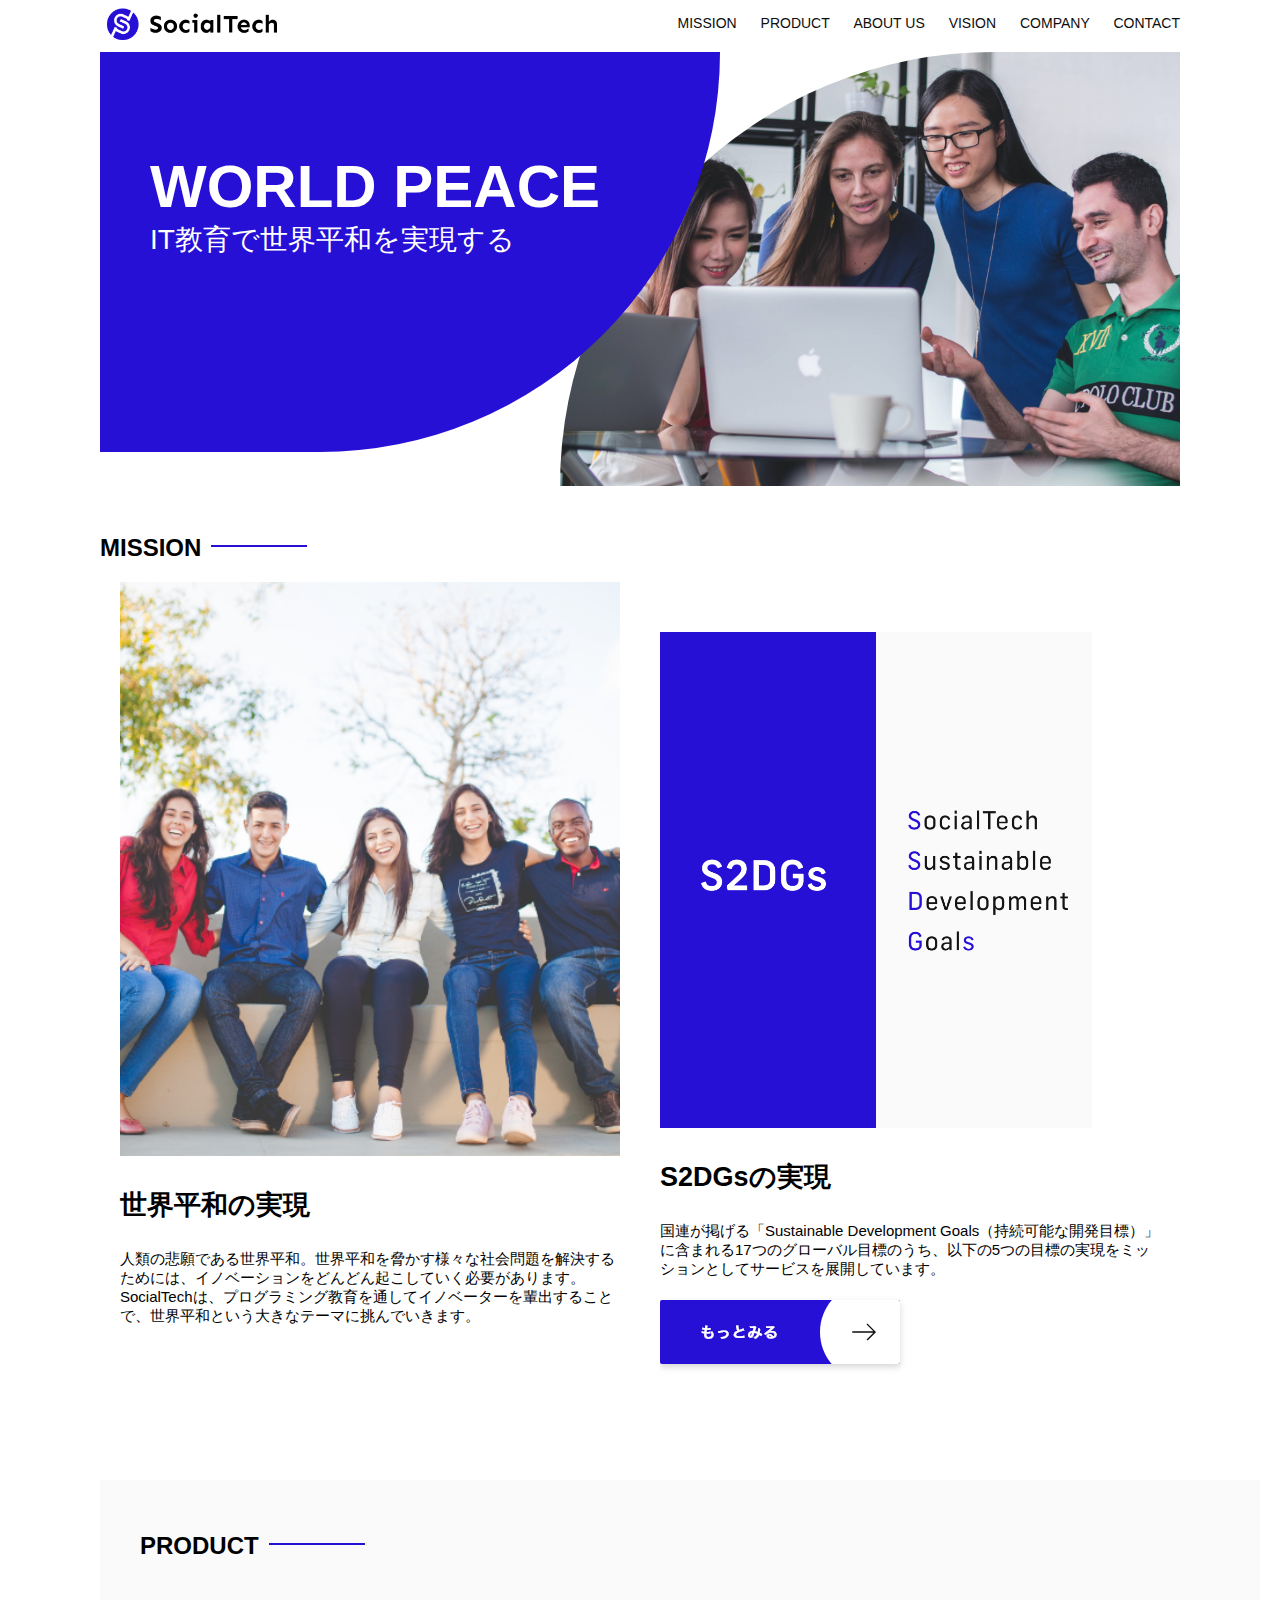
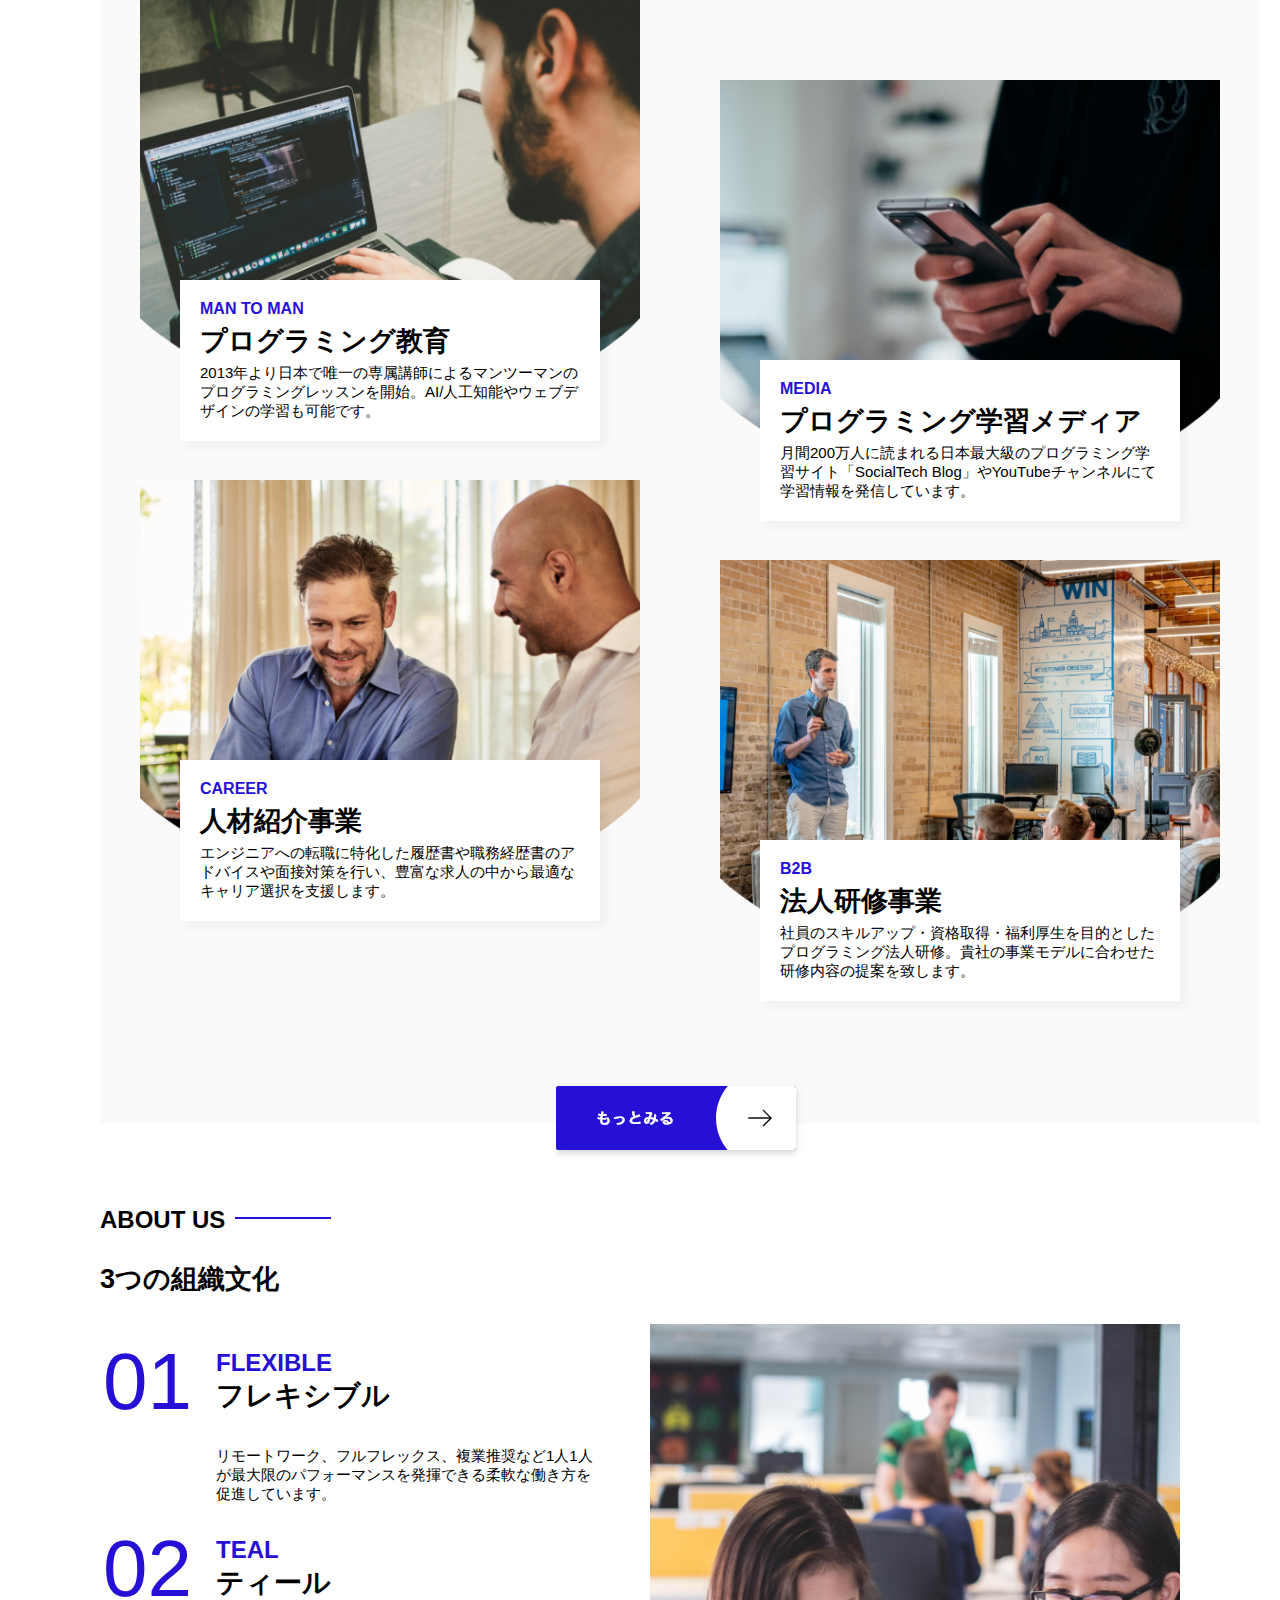
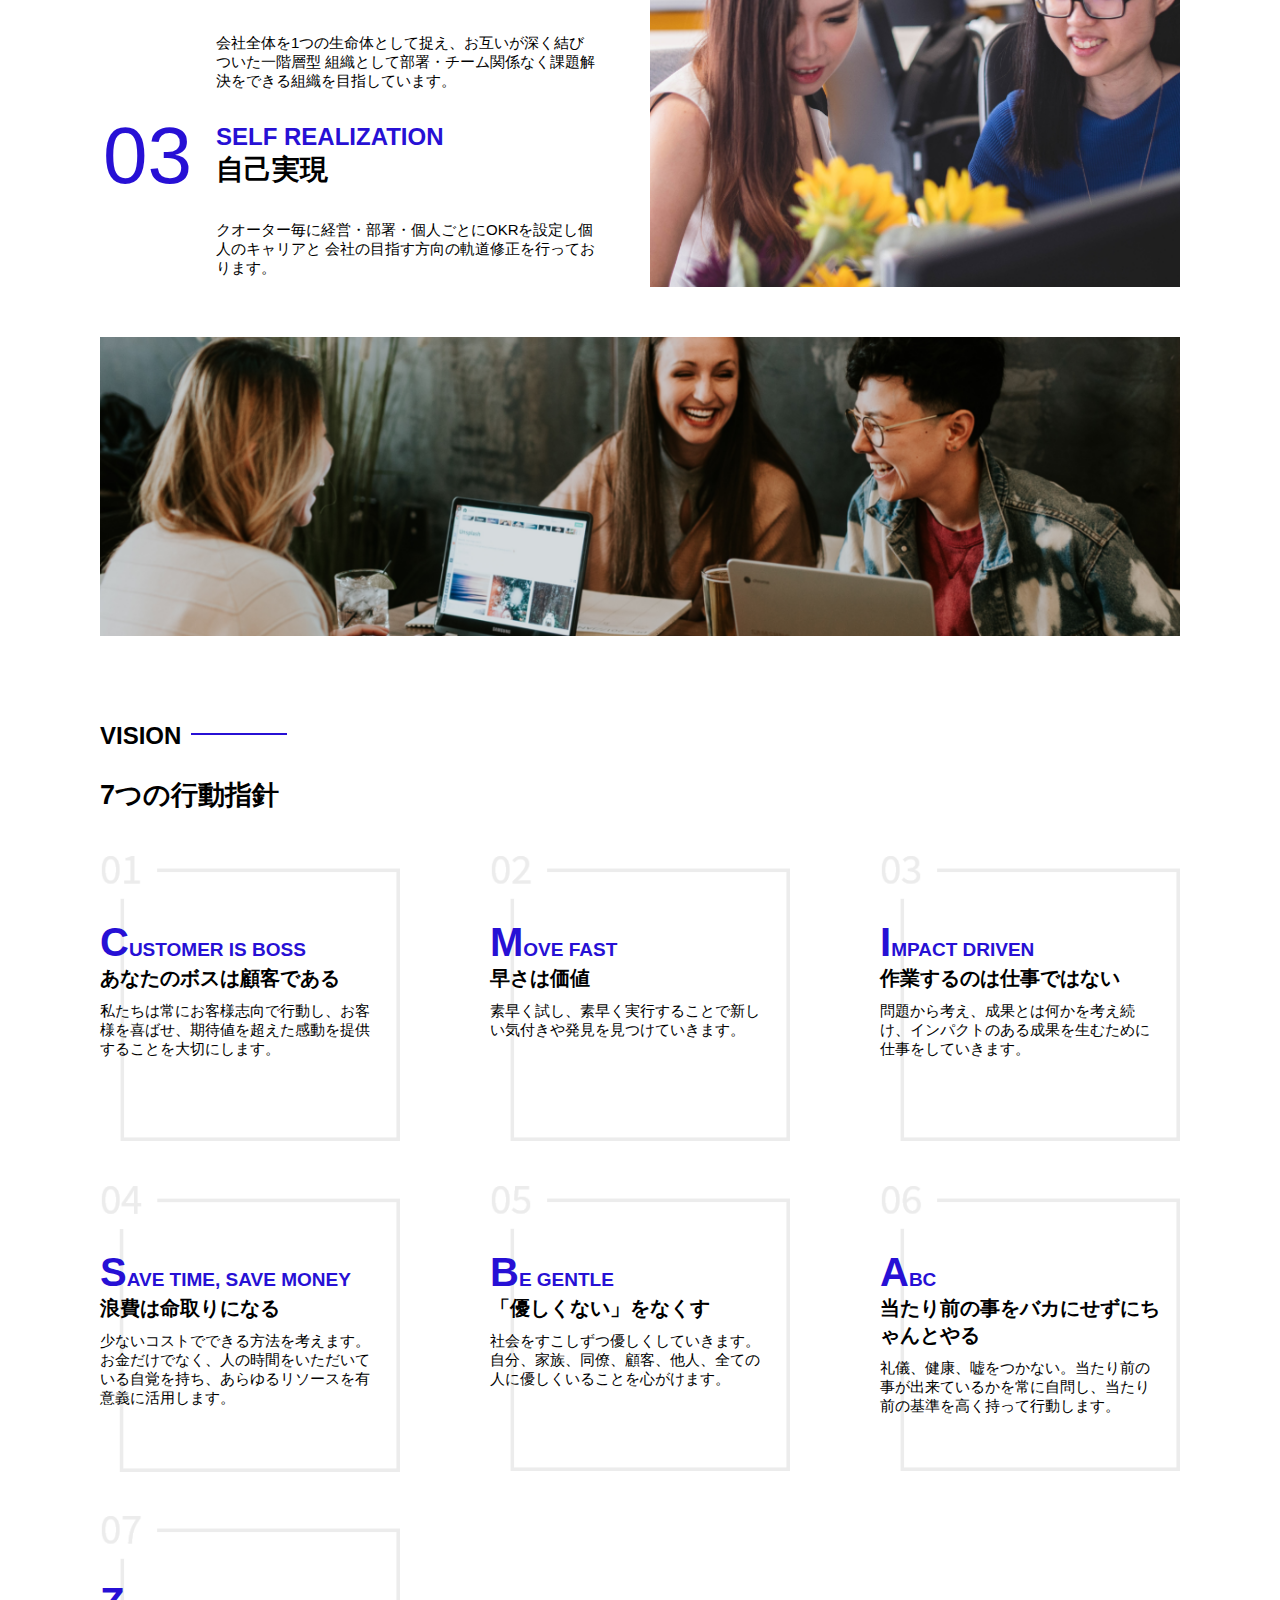
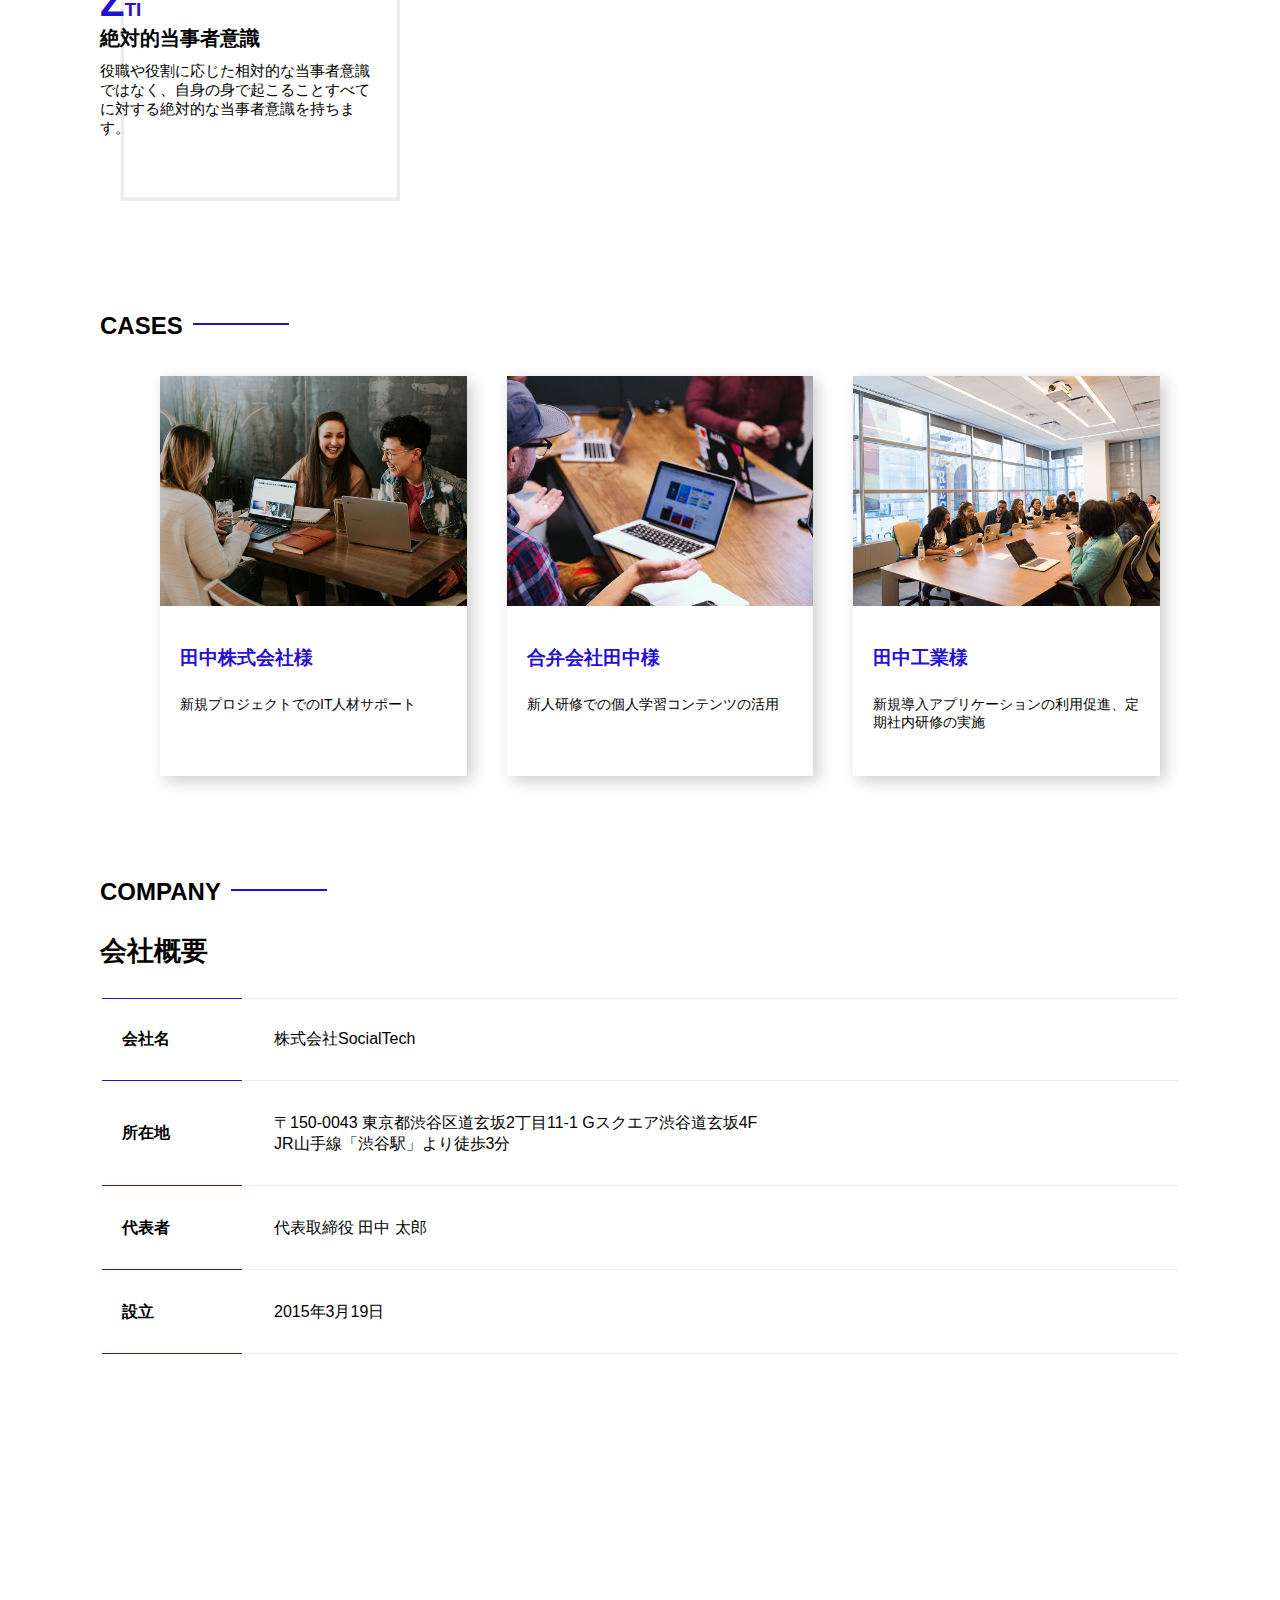
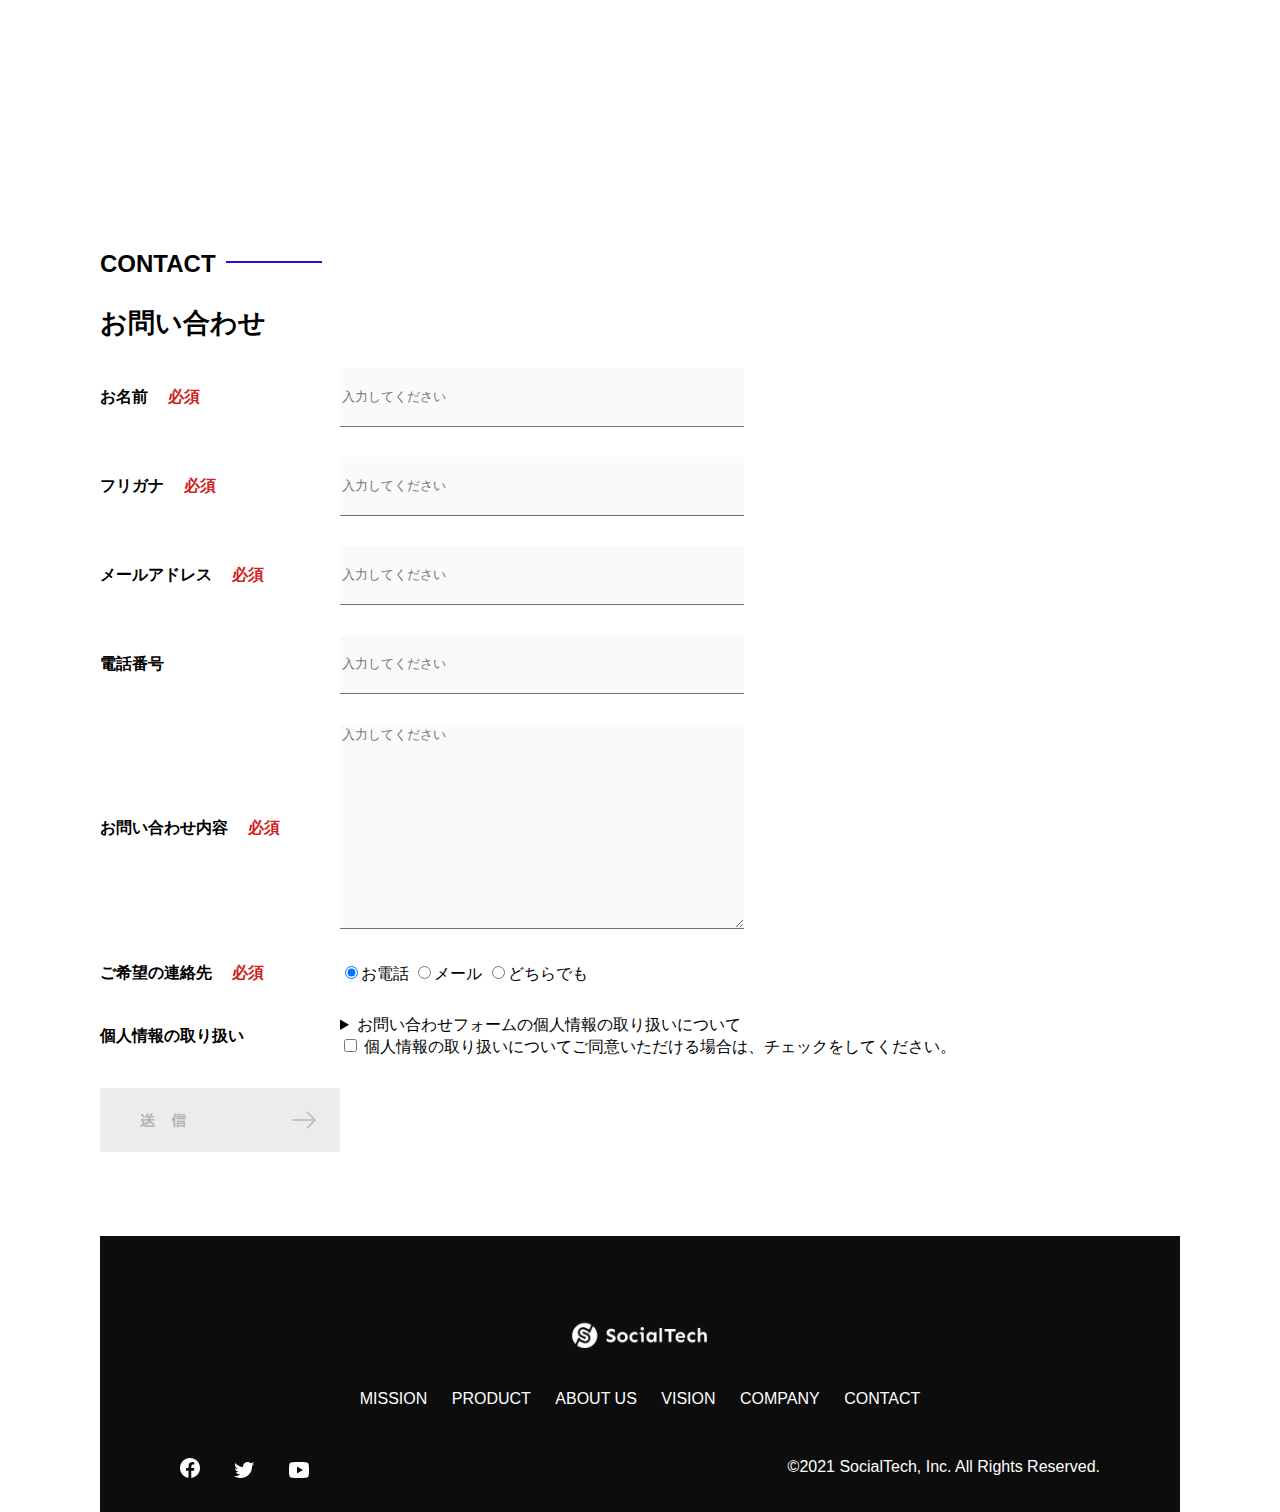
<file: kadai_012/index.html>
<!DOCTYPE html>
<html>
  <head>
    <title>SocialTech</title>
    <meta charset="UTF-8" />
    <meta
      name="description"
      content="SocialTechはEdTech業界のリーディングカンパニーを目指します。"
    />
    <meta name="viewport" content="width=device-width, initial-scale=1.0" />
    <link rel="stylesheet" href="style.css" />
  </head>
  <body>
    <!-- ヘッダー -->
    <header>
      <!-- ロゴ -->
      <a href="index.html" id="logo"
        ><img src="images/logo.png" alt="トップページに戻る"
      /></a>

      <!-- PC用ナビゲーション -->
      <nav id="nav-pc">
        <a href="mission.html">MISSION</a>
        <a href="product.html">PRODUCT</a>
        <a href="index.html#aboutus">ABOUT US</a>
        <a href="index.html#vision">VISION</a>
        <a href="index.html#company">COMPANY</a>
        <a href="index.html#contact">CONTACT</a>
      </nav>
    </header>
    <main>
      <article>
        <!-- メインビジュアル -->
        <section id="main-visual">
          <div id="main-message">
            <h1>WORLD PEACE</h1>
            <p>IT教育で世界平和を実現する</p>
          </div>
          <img
            src="images/index/index-main.png"
            alt="PCの周りに集まる多国籍の仲間たち"
          />
        </section>
        <!--ミッション-->
        <section id="mission">
          <h2 class="index-h2">MISSION</h2>
          <div id="mission-flex">
            <div>
              <img
                id="mission-photo"
                src="images/index/index-mission.png"
                alt="屋外のベンチで写真を撮影する多国籍の仲間たち"
              />
              <h3>世界平和の実現</h3>
              <p>
                人類の悲願である世界平和。世界平和を脅かす様々な社会問題を解決するためには、イノベーションをどんどん起こしていく必要があります。SocialTechは、プログラミング教育を通してイノベーターを輩出することで、世界平和という大きなテーマに挑んでいきます。
              </p>
            </div>
            <div>
              <img id="s2dgs" src="images/index/s2dgs.png" alt="S2DGs" />
              <h3>S2DGsの実現</h3>
              <p>
                国連が掲げる「Sustainable Development
                Goals（持続可能な開発目標）」に含まれる17つのグローバル目標のうち、以下の5つの目標の実現をミッションとしてサービスを展開しています。
              </p>
              <a href="mission.html">
                <img src="images/button-more.png" alt="もっとみる" />
              </a>
            </div>
          </div>
        </section>
        <!-- プロダクト -->
        <section id="product">
          <h2 class="index-h2">PRODUCT</h2>
          <div>
            <div id="product-left">
              <div>
                <img
                  class="product-photo"
                  src="images/index/index-mantoman.png"
                  alt="PCでコードを書く男性"
                />
                <div class="product-explain">
                  <span>MAN TO MAN</span>
                  <h3>プログラミング教育</h3>
                  <p>
                    2013年より日本で唯一の専属講師によるマンツーマンのプログラミングレッスンを開始。AI/人工知能やウェブデザインの学習も可能です。
                  </p>
                </div>
              </div>
              <div>
                <img
                  class="product-photo"
                  src="images/index/index-career.png"
                  alt="笑顔で話し合う2人の男性"
                />
                <div class="product-explain">
                  <span>CAREER</span>
                  <h3>人材紹介事業</h3>
                  <p>
                    エンジニアへの転職に特化した履歴書や職務経歴書のアドバイスや面接対策を行い、豊富な求人の中から最適なキャリア選択を支援します。
                  </p>
                </div>
              </div>
            </div>
            <div id="product-right">
              <div>
                <img
                  class="product-photo"
                  src="images/index/index-media.png"
                  alt="スマートフォンを操作する人"
                />
                <div class="product-explain">
                  <span>MEDIA</span>
                  <h3>プログラミング学習メディア</h3>
                  <p>
                    月間200万人に読まれる日本最大級のプログラミング学習サイト「SocialTech
                    Blog」やYouTubeチャンネルにて学習情報を発信しています。
                  </p>
                </div>
              </div>
              <div>
                <img
                  class="product-photo"
                  src="images/index/index-b2b.png"
                  alt="講演中の男性とそれを聴く人々"
                />
                <div class="product-explain">
                  <span>B2B</span>
                  <h3>法人研修事業</h3>
                  <p>
                    社員のスキルアップ・資格取得・福利厚生を目的としたプログラミング法人研修。貴社の事業モデルに合わせた研修内容の提案を致します。
                  </p>
                </div>
              </div>
            </div>
          </div>
          <div>
            <a id="product-more" href="product.html">
              <img src="images/button-more.png" alt="もっとみる" />
            </a>
          </div>
        </section>
        <!---ABOUT US-->
        <section id="aboutus">
          <h2 class="index-h2">ABOUT US</h2>
          <h3>3つの組織文化</h3>
          <div>
            <table class="culture-table">
              <tr>
                <td>
                  <span class="culture-num">01</span>
                </td>
                <td>
                  <span class="culture-en">FLEXIBLE</span>
                  <span class="culture-jp">フレキシブル</span>
                </td>
              </tr>
              <tr>
                <td>
                  <!--空のセル-->
                </td>
                <td>
                  <p class="culture-description">
                    リモートワーク、フルフレックス、複業推奨など1人1人が最大限のパフォーマンスを発揮できる柔軟な働き方を促進しています。
                  </p>
                </td>
              </tr>
              <tr>
                <td>
                  <span class="culture-num">02</span>
                </td>
                <td>
                  <span class="culture-en">TEAL</span>
                  <span class="culture-jp">ティール</span>
                </td>
              </tr>
              <tr>
                <td>
                  <!--空のセル-->
                </td>
                <td>
                  <p class="culture-description">
                    会社全体を1つの生命体として捉え、お互いが深く結びついた一階層型
                    組織として部署・チーム関係なく課題解決をできる組織を目指しています。
                  </p>
                </td>
              </tr>
              <tr>
                <td>
                  <span class="culture-num">03</span>
                </td>
                <td>
                  <span class="culture-en">SELF REALIZATION</span>
                  <span class="culture-jp">自己実現</span>
                </td>
              </tr>
              <tr>
                <td>
                  <!--空のセル-->
                </td>
                <td>
                  <p class="culture-description">
                    クオーター毎に経営・部署・個人ごとにOKRを設定し個人のキャリアと
                    会社の目指す方向の軌道修正を行っております。
                  </p>
                </td>
              </tr>
            </table>
            <img
              class="culture-img"
              src="images/index/index-aboutus1.png"
              alt="笑顔で話し合う2人の女性"
            />
          </div>
          <img
            class="culture-img2"
            src="images/index/index-aboutus2.png"
            alt="笑顔で話し合う3人の男女"
          />
        </section>
        <!-- VISION -->
        <section id="vision">
          <h2 class="index-h2">VISION</h2>
          <h3>7つの行動指針</h3>
          <div>
            <div class="vision-box">
              <img src="images/index/vision-01.png" alt="01" />
              <span>
                <h4>CUSTOMER IS BOSS</h4>
                <h5>あなたのボスは顧客である</h5>
                <p>
                  私たちは常にお客様志向で行動し、お客様を喜ばせ、期待値を超えた感動を提供することを大切にします。
                </p>
              </span>
            </div>
            <div class="vision-box">
              <img src="images/index/vision-02.png" alt="02" />
              <span>
                <h4>MOVE FAST</h4>
                <h5>早さは価値</h5>
                <p>
                  素早く試し、素早く実行することで新しい気付きや発見を見つけていきます。
                </p>
              </span>
            </div>
            <div class="vision-box">
              <img src="images/index/vision-03.png" alt="03" />
              <span>
                <h4>IMPACT DRIVEN</h4>
                <h5>作業するのは仕事ではない</h5>
                <p>
                  問題から考え、成果とは何かを考え続け、インパクトのある成果を生むために仕事をしていきます。
                </p>
              </span>
            </div>
            <div class="vision-box">
              <img src="images/index/vision-04.png" alt="04" />
              <span>
                <h4>SAVE TIME, SAVE MONEY</h4>
                <h5>浪費は命取りになる</h5>
                <p>
                  少ないコストでできる方法を考えます。お金だけでなく、人の時間をいただいている自覚を持ち、あらゆるリソースを有意義に活用します。
                </p>
              </span>
            </div>
            <div class="vision-box">
              <img src="images/index/vision-05.png" alt="05" />
              <span>
                <h4>BE GENTLE</h4>
                <h5>「優しくない」をなくす</h5>
                <p>
                  社会をすこしずつ優しくしていきます。自分、家族、同僚、顧客、他人、全ての人に優しくいることを心がけます。
                </p>
              </span>
            </div>
            <div class="vision-box">
              <img src="images/index/vision-06.png" alt="06" />
              <span>
                <h4>ABC</h4>
                <h5>当たり前の事をバカにせずにちゃんとやる</h5>
                <p>
                  礼儀、健康、嘘をつかない。当たり前の事が出来ているかを常に自問し、当たり前の基準を高く持って行動します。
                </p>
              </span>
            </div>
            <div class="vision-box">
              <img src="images/index/vision-07.png" alt="07" />
              <span>
                <h4>ZTI</h4>
                <h5>絶対的当事者意識</h5>
                <p>
                  役職や役割に応じた相対的な当事者意識ではなく、自身の身で起こることすべてに対する絶対的な当事者意識を持ちます。
                </p>
              </span>
            </div>
          </div>
        </section>
        <!-- CASES -->
        <section id="cases">
          <h2 class="index-h2">CASES</h2>

          <ul>
            <li class="case-card">
              <img
                class="case-img"
                src="./images/index/case-1.png"
                alt="仲良く語り合う3人"
              />
              <div class="case-info">
                <h4 class="case-name">田中株式会社様</h4>
                <p class="case-content">新規プロジェクトでのIT人材サポート</p>
              </div>
            </li>

            <li class="case-card">
              <img
                class="case-img"
                src="./images/index/case-2.png"
                alt="PCでコンテンツを見る"
              />
              <div class="case-info">
                <h4 class="case-name">合弁会社田中様</h4>
                <p class="case-content">新人研修での個人学習コンテンツの活用</p>
              </div>
            </li>

            <li class="case-card">
              <img
                class="case-img"
                src="./images/index/case-3.png"
                alt="社内研修中の会議室"
              />
              <div class="case-info">
                <h4 class="case-name">田中工業様</h4>
                <p class="case-content">
                  新規導入アプリケーションの利用促進、定期社内研修の実施
                </p>
              </div>
            </li>
          </ul>
        </section>
        <!-- COMPANY -->
        <section id="company">
          <h2 class="index-h2">COMPANY</h2>
          <h3>会社概要</h3>
          <table id="company-table">
            <tr>
              <th class="tableheader-first">会社名</th>
              <td class="cell-first">株式会社SocialTech</td>
            </tr>
            <tr>
              <th class="tableheader">所在地</th>
              <td class="cell">
                〒150-0043 東京都渋谷区道玄坂2丁目11-1 Gスクエア渋谷道玄坂4F<br />JR山手線「渋谷駅」より徒歩3分
              </td>
            </tr>
            <tr>
              <th class="tableheader">代表者</th>
              <td class="cell">代表取締役 田中 太郎</td>
            </tr>
            <tr>
              <th class="tableheader">設立</th>
              <td class="cell">2015年3月19日</td>
            </tr>
          </table>
          <iframe
            src="https://www.google.com/maps/embed?pb=!1m18!1m12!1m3!1d3241.7759544892483!2d139.69399665123464!3d35.65789123876098!2m3!1f0!2f0!3f0!3m2!1i1024!2i768!4f13.1!3m3!1m2!1s0x60188caa0042e8d1%3A0xba130bea826a7aa2!2z44CSMTUwLTAwNDMg5p2x5Lqs6YO95riL6LC35Yy66YGT546E5Z2C77yS5LiB55uu77yR77yR4oiS77yR!5e0!3m2!1sja!2sjp!4v1636872991912!5m2!1sja!2sjp"
            style="border: 0"
            allowfullscreen=""
            loading="lazy"
          >
          </iframe>
        </section>
        <!-- お問い合わせフォーム -->
        <section id="contact">
          <h2 class="index-h2">CONTACT</h2>
          <h3>お問い合わせ</h3>
          <form>
            <div>
              <div class="contact-heading">
                <label class="contact-label"
                  >お名前<span class="contact-span">必須</span></label
                >
              </div>
              <div class="contact-form">
                <input
                  type="text"
                  name="name"
                  placeholder="入力してください"
                  class="contact-textbox"
                />
              </div>
            </div>
            <div>
              <div class="contact-heading">
                <label class="contact-label"
                  >フリガナ<span class="contact-span">必須</span></label
                >
              </div>
              <div>
                <input
                  type="text"
                  name="hurigana"
                  placeholder="入力してください"
                  class="contact-textbox"
                />
              </div>
            </div>
            <div>
              <div class="contact-heading">
                <label class="contact-label"
                  >メールアドレス<span class="contact-span">必須</span></label
                >
              </div>
              <div>
                <input
                  type="text"
                  name="email"
                  placeholder="入力してください"
                  class="contact-textbox"
                />
              </div>
            </div>
            <div>
              <div class="contact-heading">
                <label class="contact-label">電話番号</label>
              </div>
              <div>
                <input
                  type="text"
                  name="tel"
                  placeholder="入力してください"
                  class="contact-textbox"
                />
              </div>
            </div>
            <div>
              <div class="contact-heading">
                <label class="contact-label"
                  >お問い合わせ内容<span class="contact-span">必須</span></label
                >
              </div>
              <div>
                <textarea
                  class="contact-textarea"
                  placeholder="入力してください"
                  name="message"
                ></textarea>
              </div>
            </div>
            <div>
              <div class="contact-heading">
                <label class="contact-label"
                  >ご希望の連絡先<span class="contact-span">必須</span></label
                >
              </div>
              <div>
                <input
                  class="radiobutton"
                  type="radio"
                  value="tel"
                  name="contact"
                  checked
                /><label>お電話</label>
                <input
                  class="radiobutton"
                  type="radio"
                  value="mail"
                  name="contact"
                /><label>メール</label>
                <input
                  class="radiobutton"
                  type="radio"
                  value="both"
                  name="contact"
                /><label>どちらでも</label>
              </div>
            </div>
            <div>
              <div class="contact-heading">
                <label class="contact-label">個人情報の取り扱い</label>
              </div>
              <div>
                <details>
                  <summary>
                    お問い合わせフォームの個人情報の取り扱いについて
                  </summary>
                  <div>
                    <span>１．組織の名称又は氏名</span><br />
                    株式会社SocialTech<br /><br />
                    <span
                      >２．個人情報保護管理者（若しくはその代理人）の氏名又は職名、所属及び連絡先
                      鈴木 一郎 コーポレート部</span
                    ><br />
                    メールアドレス：support@socialtech.net<br />
                    TEL：03-xxxx-xxxx<br />
                    <span>３．個人情報の利用目的</span><br />
                    ・本サービス及び本サービスに関連する情報の提供又はそれらに関する連絡のため<br />
                    ・ユーザーの本人確認のため<br />
                    ・当社サービスのご案内のため<br />
                    ・当社の商品等の広告または宣伝（電子メールによるものを含むものとします。）<br /><br />
                    <span>４．個人情報の取り扱い業務の委託</span><br />
                    個人情報の取扱業務の全部または一部を外部に業務委託する場合があります。<br />
                    その際、弊社は、個人情報を適切に保護できる管理体制を敷き実行していることを条件として<br />
                    委託先を厳選したうえで、機密保持契約を委託先と締結し、お客様の個人情報を厳密に管理させます。<br /><br />
                    <span>５．個人情報の開示等の請求</span><br />
                    お客様は、弊社に対してご自身の個人情報の開示等（利用目的の通知、開示、内容の訂正・追加・削除、利用の停止または消去、第三者への提供の停止）に関して、当社問合わせ窓口に申し出ることができます。<br />
                    その際、弊社はお客様ご本人を確認させていただいたうえで、合理的な期間内に対応いたします。<br /><br />
                    なお、個人情報に関する弊社問合わせ先は、次の通りです。<br /><br />
                    株式会社SocialTech　個人情報問合せ窓口<br />
                    〒150-0043　東京都渋谷区道玄坂2丁目11-1 Ｇスクエア渋谷道玄坂
                    4F<br />
                    メールアドレス：support@socialtech.net　TEL：03-xxxx-xxxx<br /><br />
                    <span>６．個人情報を提供されることの任意性について</span
                    ><br /><br />
                    お客様がご自身の個人情報を弊社に提供されるか否かは、お客様のご判断によりますが、もしご提供されない場合には、適切なサービスが提供できない場合がありますので予めご了承ください。
                  </div>
                </details>
                <input type="checkbox" name="agree" />
                <span
                  >個人情報の取り扱いについてご同意いただける場合は、チェックをしてください。</span
                >
              </div>
            </div>
            <input
              type="image"
              value="Submit"
              src="images/button-submit.png"
              alt="送信する"
            />
          </form>
        </section>
      </article>
      <footer>
        <div id="footer-logo">
          <img src="images/logo-sp.png" alt="SocialTech" />
        </div>
        <div id="footer-link">
          <a href="mission.html">MISSION</a>
          <a href="product.html">PRODUCT</a>
          <a href="index.html#aboutus">ABOUT US</a>
          <a href="index.html#vision">VISION</a>
          <a href="index.html#company">COMPANY</a>
          <a href="index.html#contact">CONTACT</a>
        </div>
        <div id="sns-footer">
          <a href="https://www.facebook.com/sejuku2013"
            ><img src="images/button-facebook.png" alt="Facebookのリンク"
          /></a>
          <a href="https://twitter.com/samuraijuku"
            ><img src="images/button-twitter.png" alt="Twitterのリンク"
          /></a>
          <a href="https://www.youtube.com/channel/UCCFOQO5aDK0xXam4cUQXT8g"
            ><img src="images/button-youtube.png" alt="YouTubeのリンク"
          /></a>
          <span id="copyright"
            >&copy;2021 SocialTech, Inc. All Rights Reserved.
          </span>
        </div>
      </footer>
    </main>
  </body>
</html>
</file>
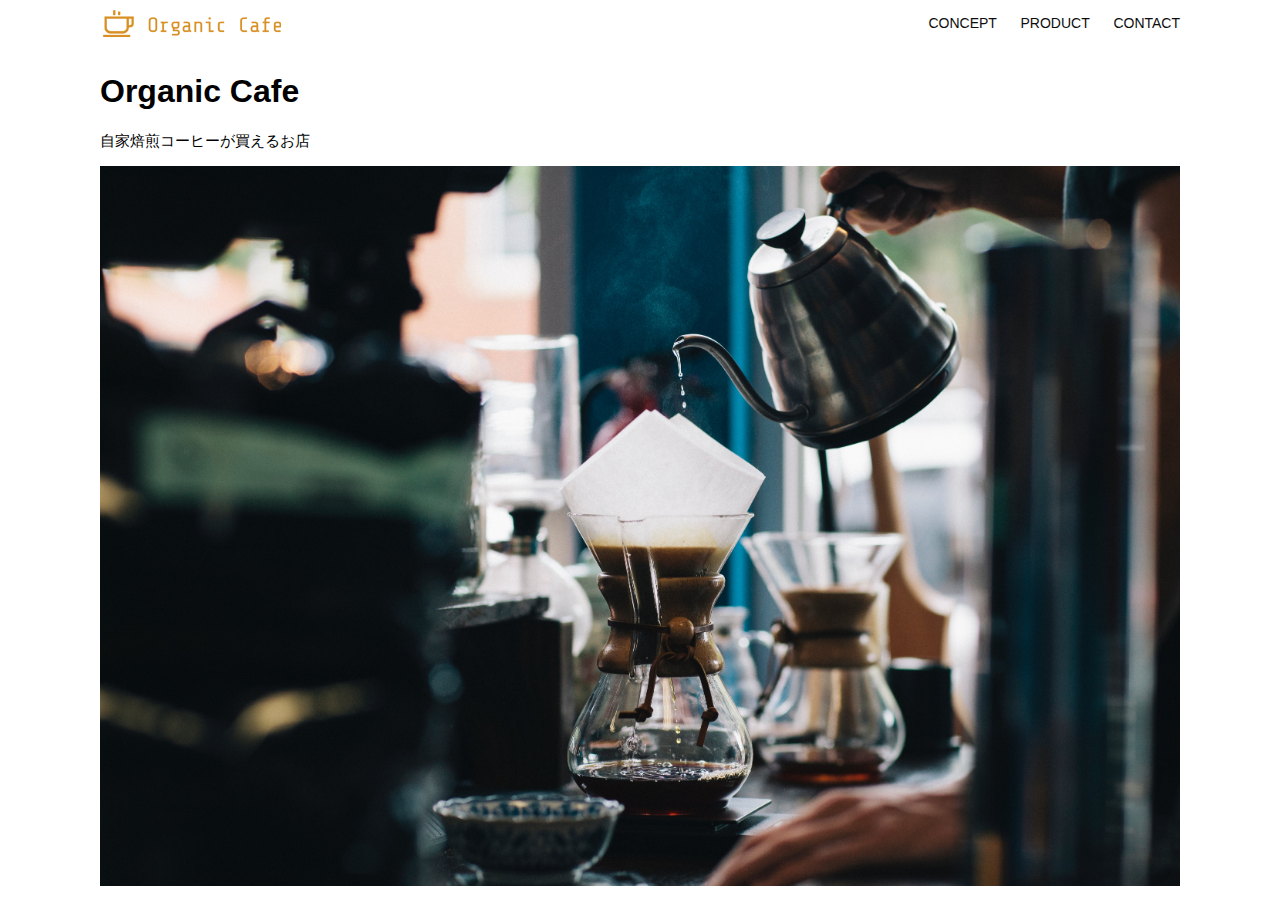
<file: kadai_013/index.html>
<!DOCTYPE html>
<html>
  <head>
    <title>Organic Cafe</title>
    <meta charset="UTF-8" />
    <meta
      name="description"
      content="自家焙煎のコーヒーがお家で楽しめるOrganic Cafe"
    />
    <meta name="viewport" content="width=device-width, initial-scale=1.0" />
    <link rel="stylesheet" href="style.css" />
  </head>
  <body>
    <!-- ヘッダー -->
    <header>
      <!-- ロゴ -->
      <a href="index.html" id="logo"
        ><img src="images/logo.png" alt="トップページに戻る"
      /></a>

      <!-- PC用ナビゲーション -->
      <nav id="nav-pc">
        <a href="index.html#concept">CONCEPT</a>
        <a href="index.html#product">PRODUCT</a>
        <a href="index.html#contact">CONTACT</a>
      </nav>

      <!-- スマホ用メニューボタン -->
      <img
        id="menu-sp"
        src="./images/button-menu.png"
        alt="ナビゲーションを開く"
        onclick="document.getElementById('nav-sp').style.display = 'block';"
      />
      <!-- スマホ用ナビゲーション -->
      <nav id="nav-sp">
        <img
          id="close"
          src="./images/button-close.png"
          alt="ナビゲーションを閉じる"
          onclick="document.getElementById('nav-sp').style.display = 'none';"
        />
        <a
          id="logo-sp"
          href="index.html"
          onclick="document.getElementById('nav-sp').style.display = 'none';"
          ><img src="./images/logo-sp.png" alt="トップページに戻る"
        /></a>
        <a
          class="menu"
          href="index.html#concept"
          onclick="document.getElementById('nav-sp').style.display = 'none';"
          >CONCEPT</a
        >
        <a
          class="menu"
          href="index.html#prduct"
          onclick="document.getElementById('nav-sp').style.display = 'none';"
          >PRODUCT</a
        >
        <a
          class="menu"
          href="index.html#contact"
          onclick="document.getElementById('nav-sp').style.display = 'none';"
          >CONTACT</a
        >
      </nav>
    </header>
    <main>
      <article>
        <!-- メインビジュアル -->
        <section id="main-visual">
          <div id="main-message">
            <h1>Organic Cafe</h1>
            <p>自家焙煎コーヒーが買えるお店</p>
          </div>
          <img
            src="images/main-image.jpg"
            alt="コーヒーをハンドドリップで淹れる画像"
          />
        </section>
      </article>
    </main>
  </body>
</html>
</file>
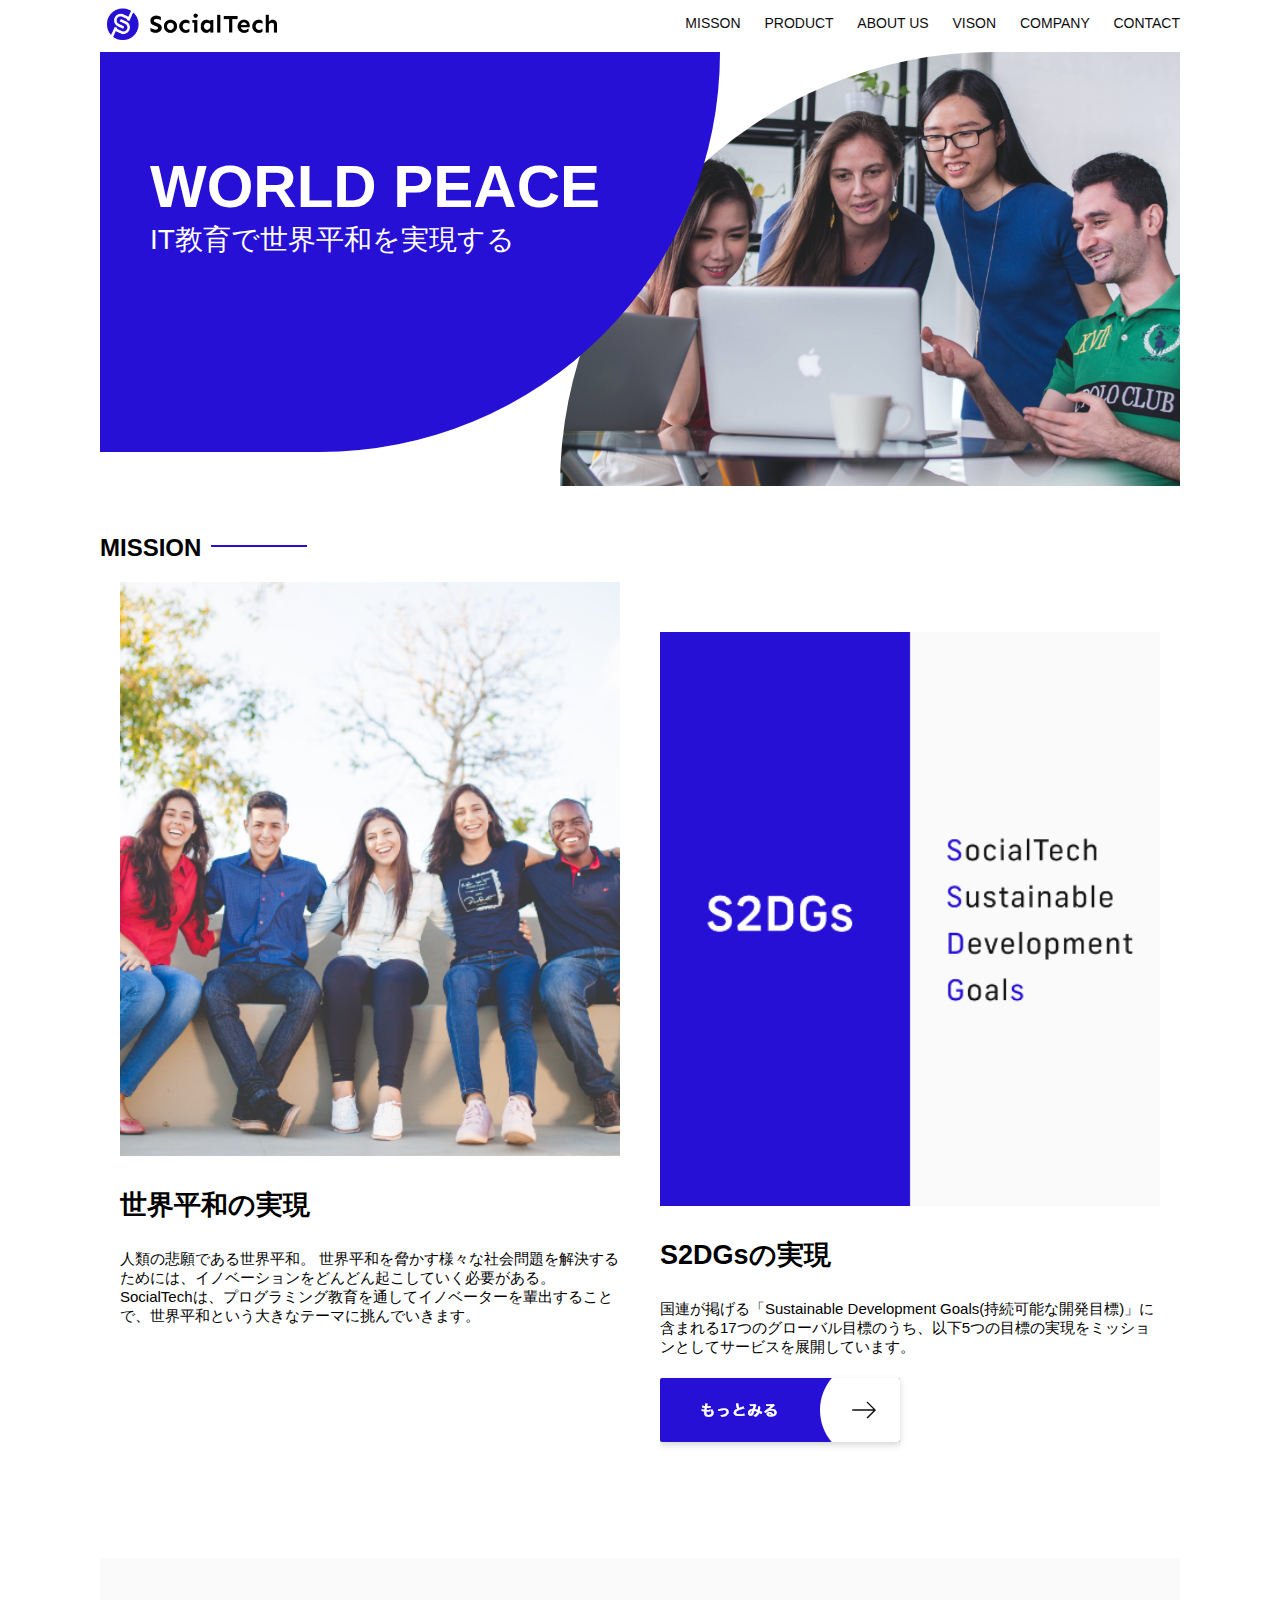
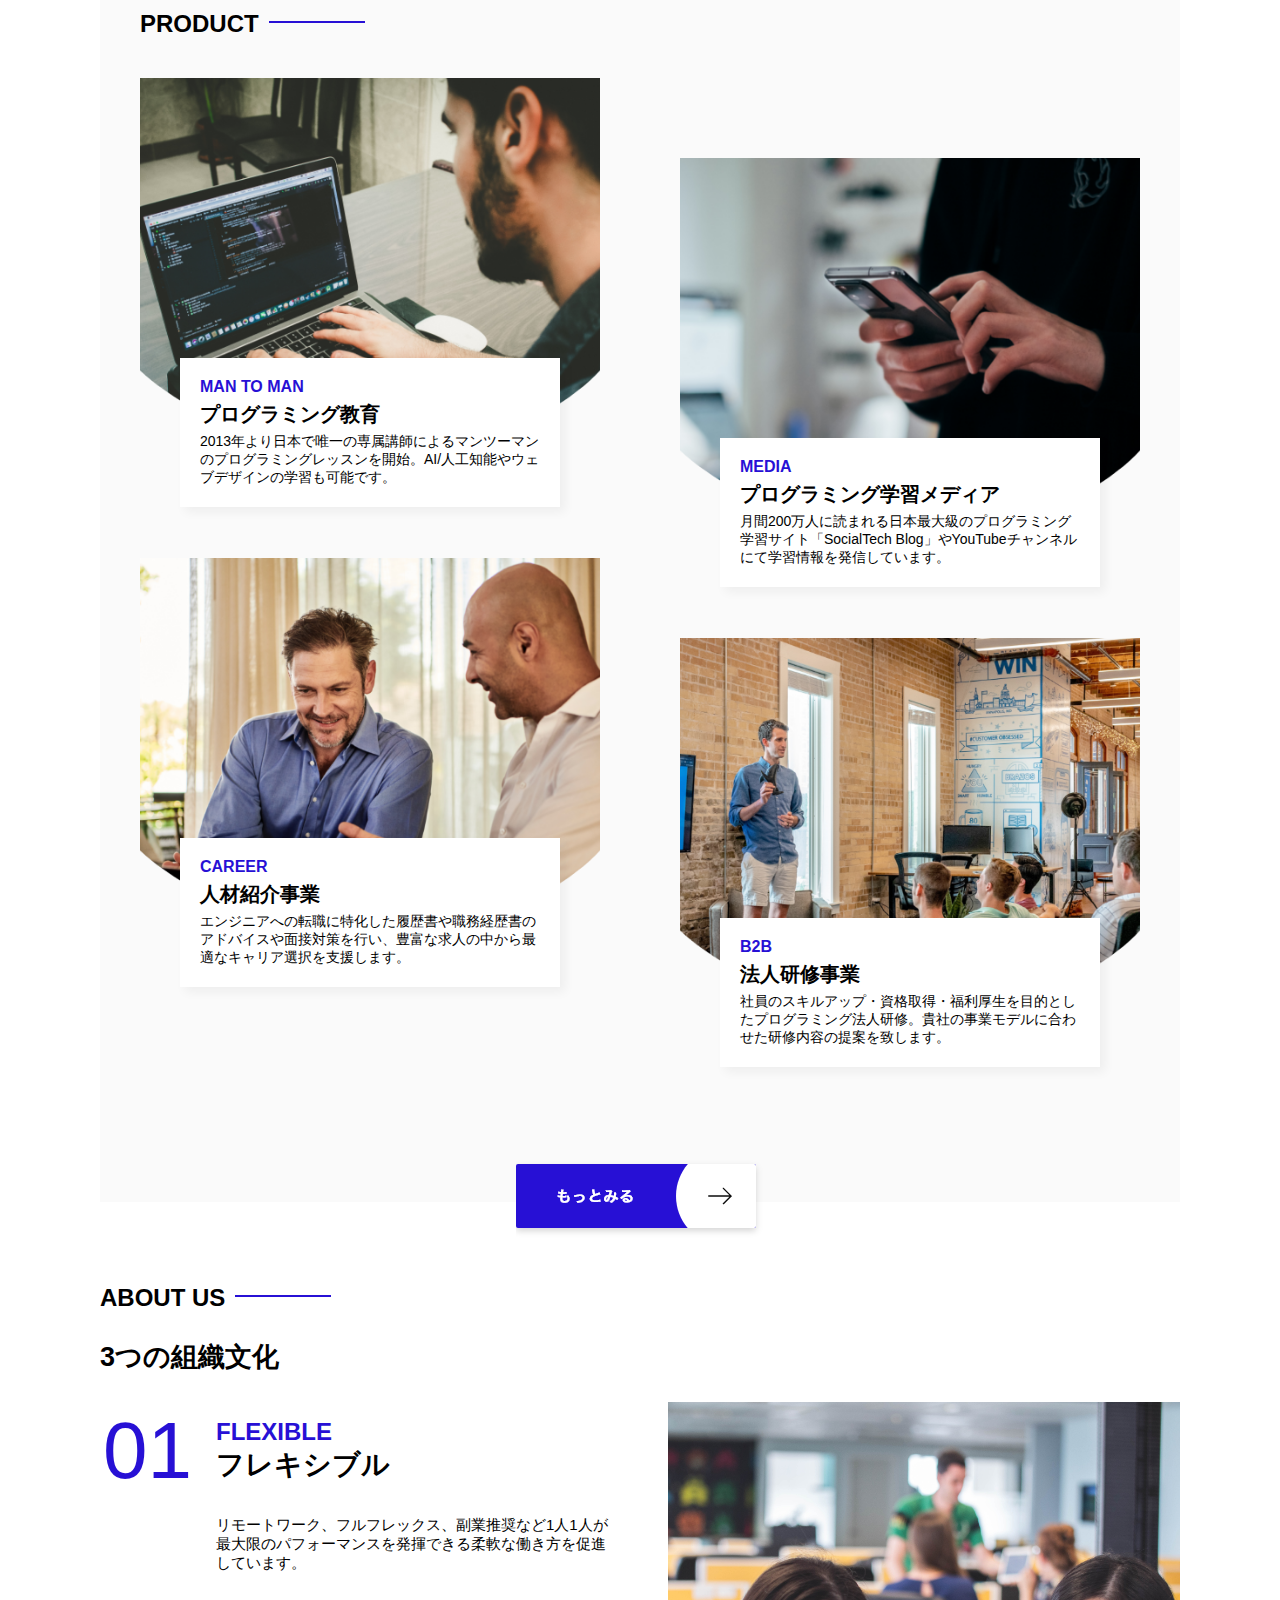
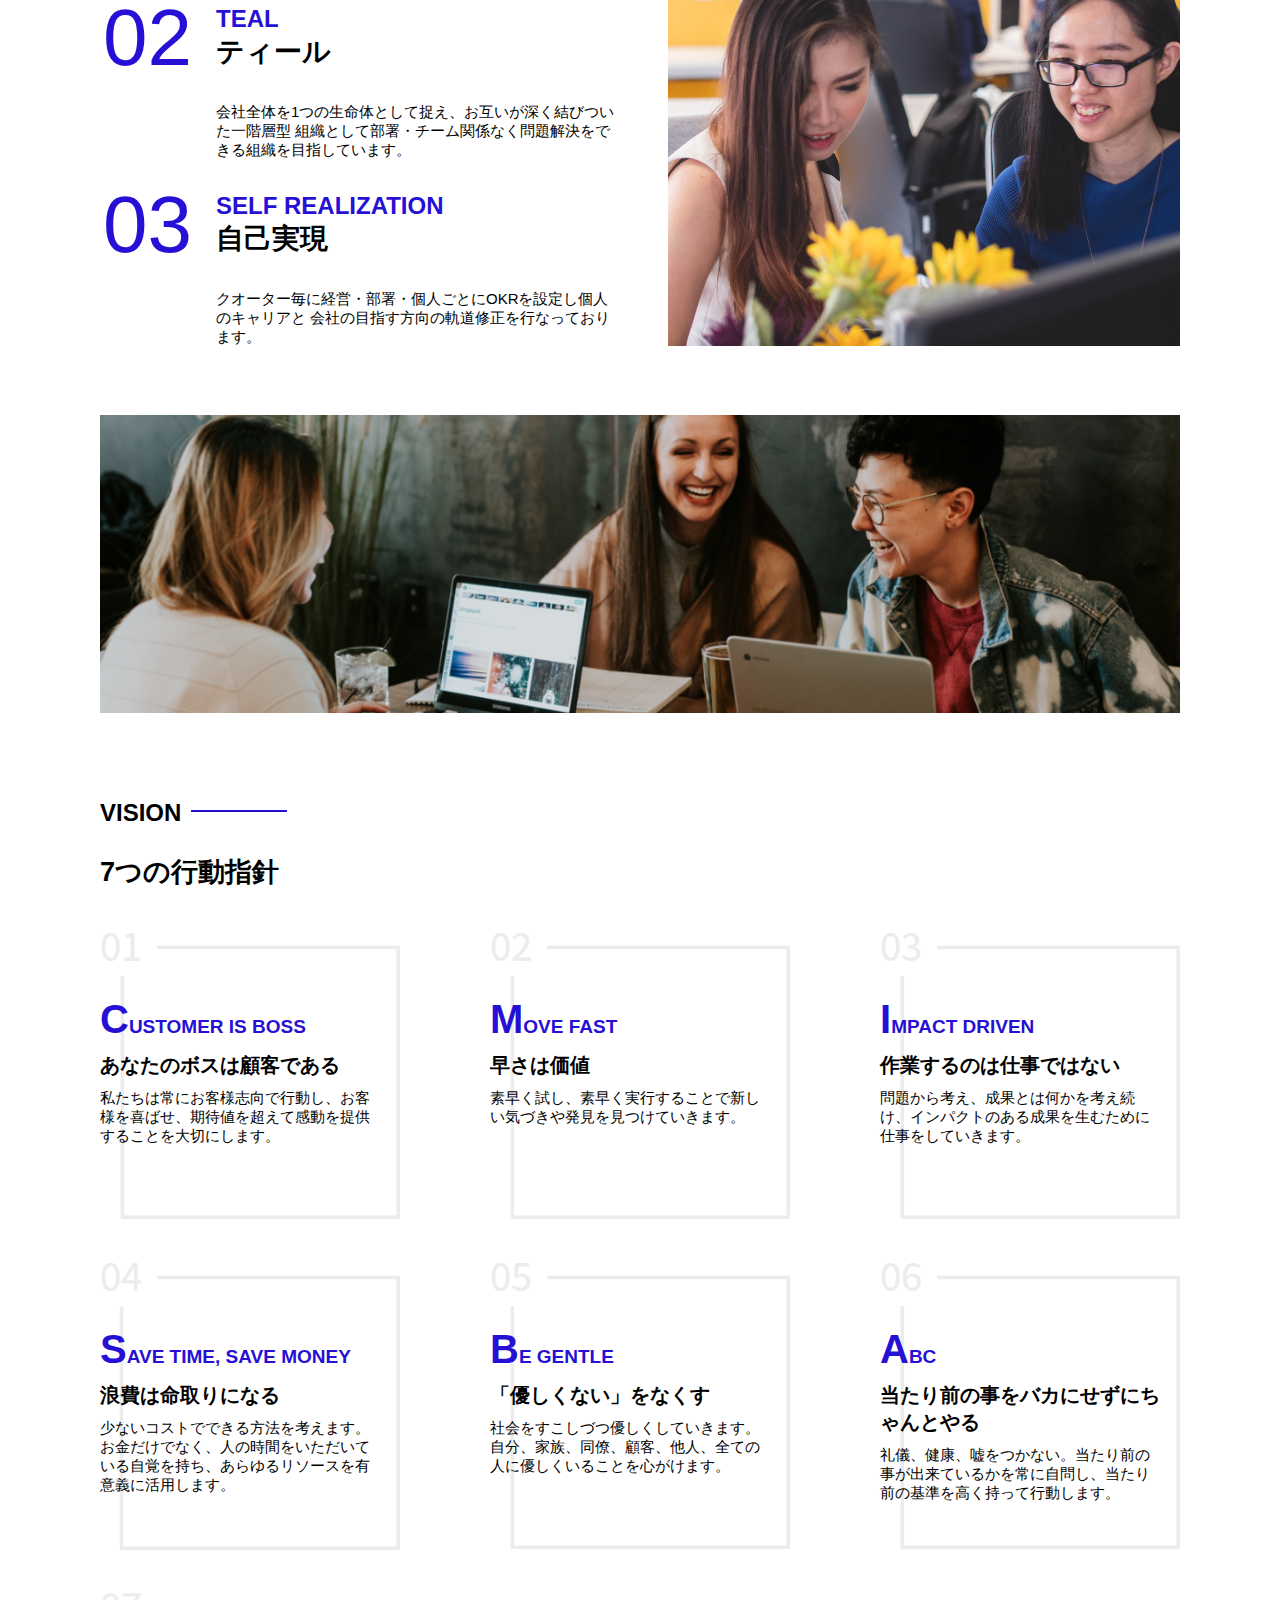
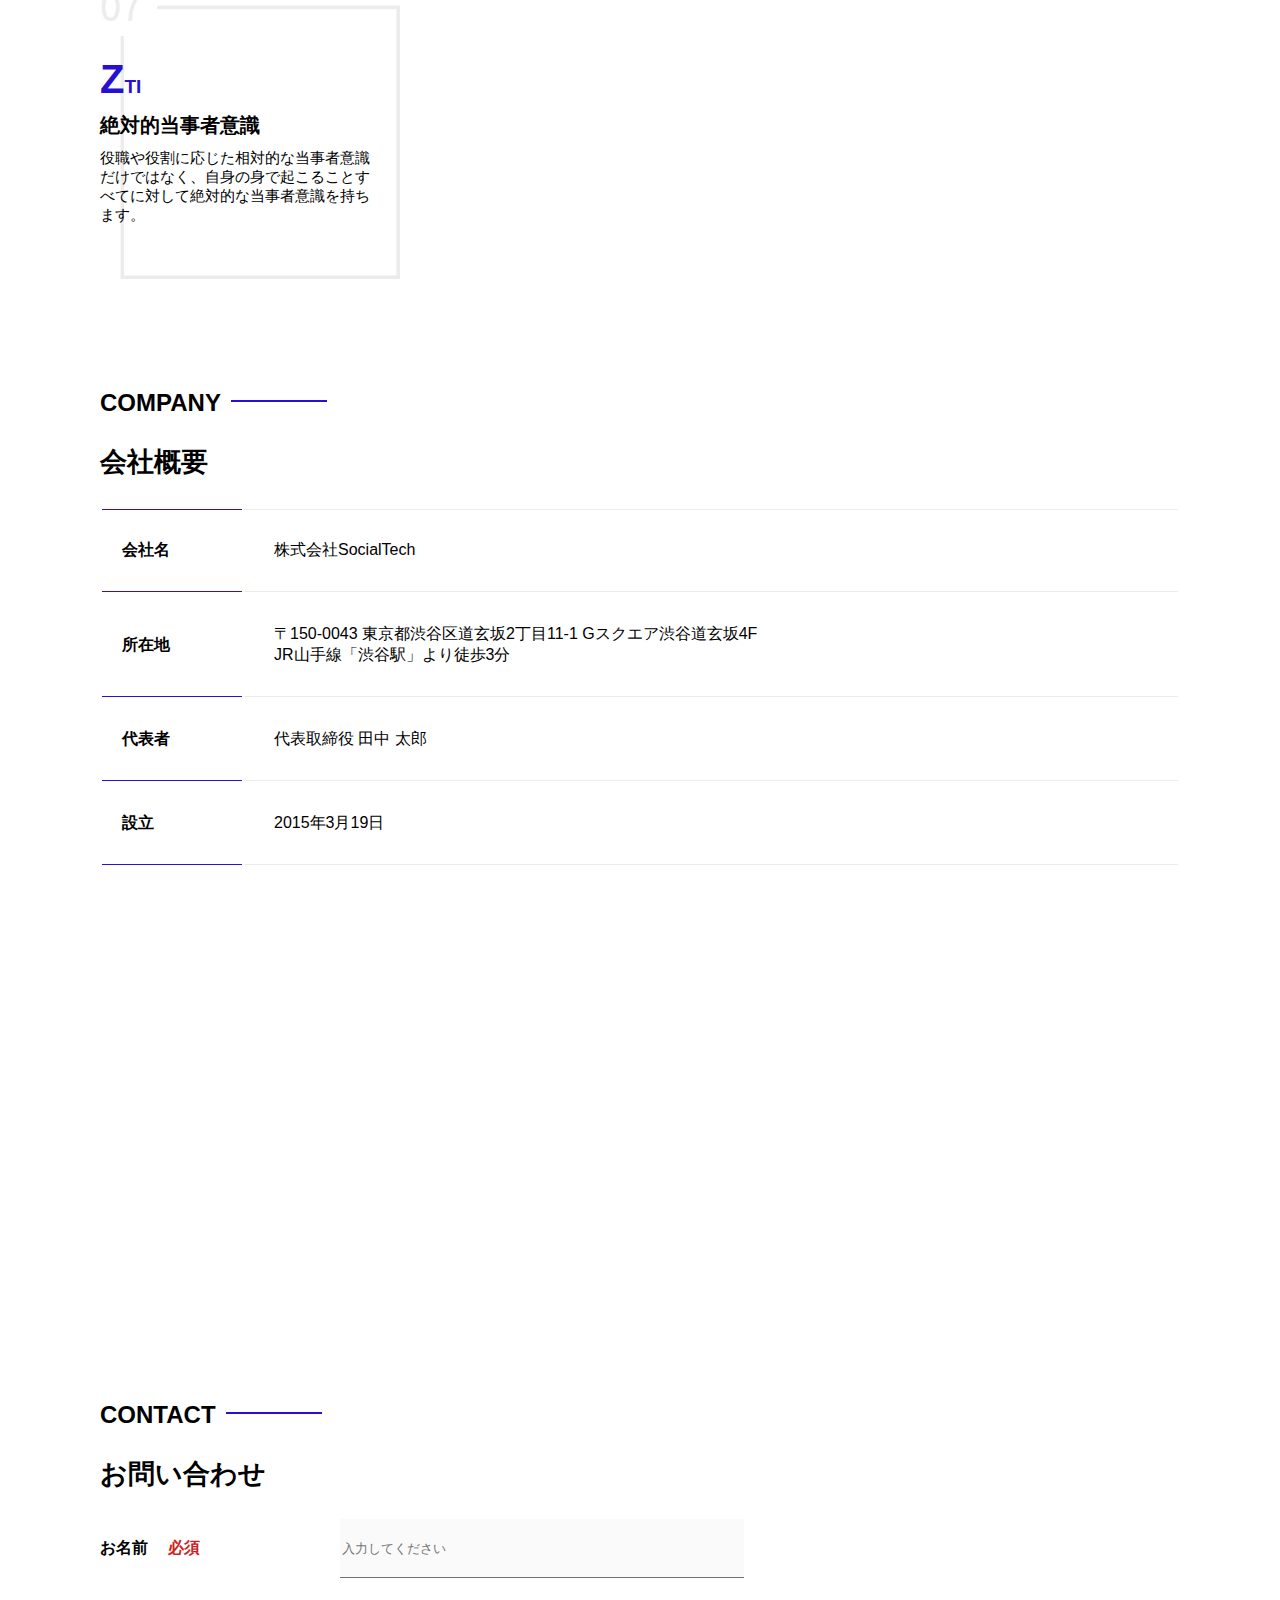
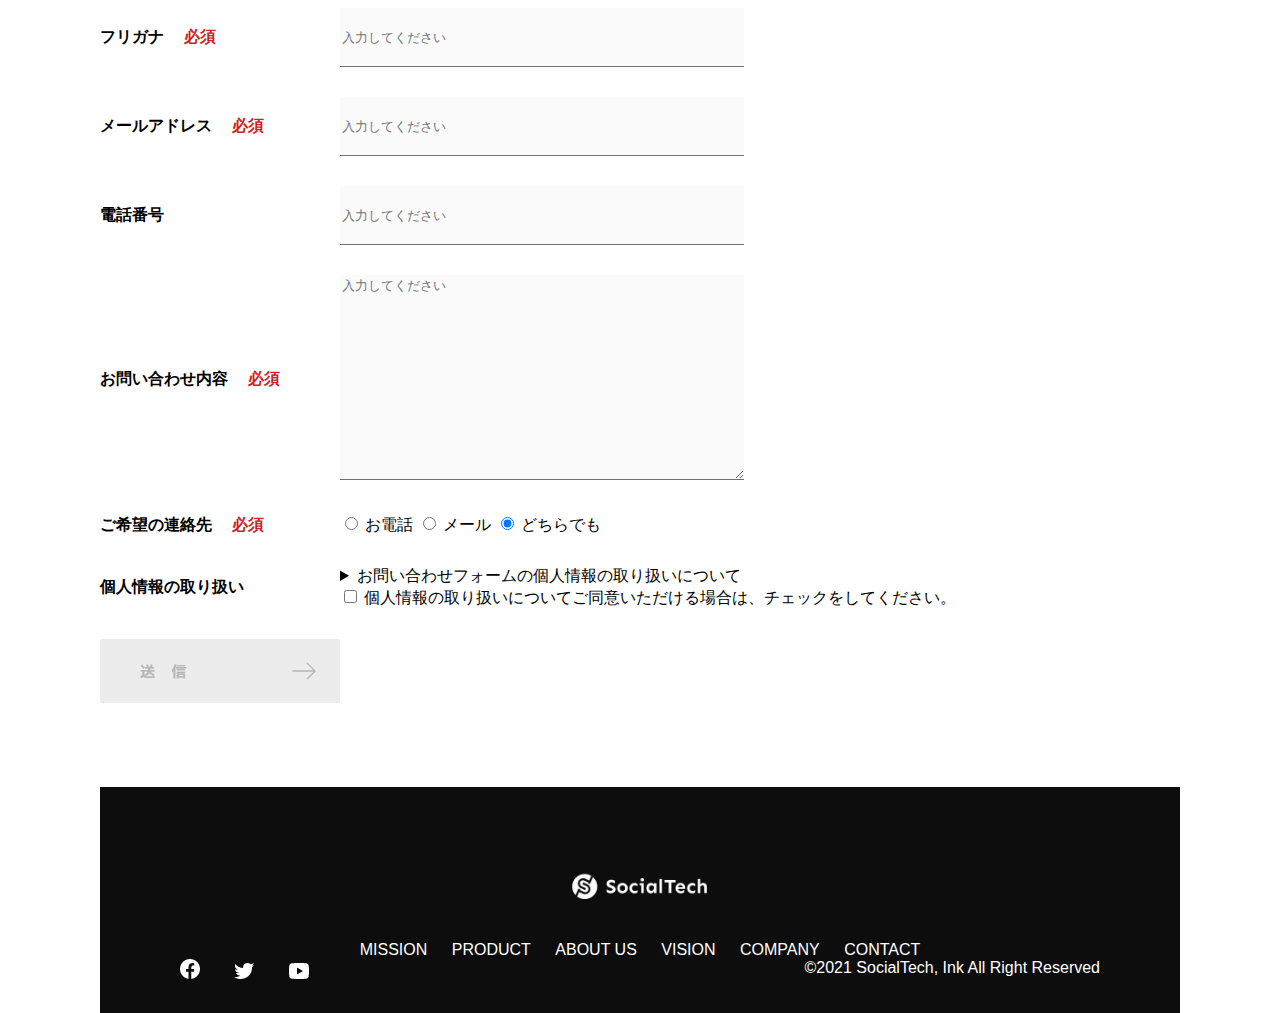
<file: kadai_tutorial_output/index.html>
<!DOCTYPE html>
<html lang="jp">
  <head>
    <meta charset="UTF-8" />
    <meta
      name="dscription"
      content="SocialTechはEDTech業界のリーディングカンパニーを目指します。"
    />
    <meta name="viewport" content="width=device-width, initial-scale=1.0" />
    <link rel="stylesheet" href="style.css" />
    <title>SocialTech</title>
  </head>

  <body>
    <!-- ヘッダー -->
    <header>
      <!-- ロゴ -->
      <a href="index.html" id="logo"
        ><img src="./images/logo.png" alt="トップページに戻る"
      /></a>
      <!-- PC用ナビゲーション -->
      <nav id="nav-pc">
        <a href="mission.html">MISSON</a>
        <a href="product.html">PRODUCT</a>
        <a href="index.html#aboutus">ABOUT US</a>
        <a href="index.html#vision">VISON</a>
        <a href="index.html#company">COMPANY</a>
        <a href="index.html#contact">CONTACT</a>
      </nav>
      <!-- スマホ用メニューボタン -->
      <img
        id="menu-sp"
        src="./images/button-menu.png"
        alt="ナビゲーションを開く"
        onclick="document.getElementById('nav-sp').style.display = 'block';"
      />
      <!-- スマホ用ナビゲーション -->
      <nav id="nav-sp">
        <img
          id="close"
          src="./images/button-close.png"
          alt="ナビゲーションを閉じる"
          onclick="document.getElementById('nav-sp').style.display = 'none';"
        />
        <a
          id="logo-sp"
          href="index.html"
          onclick="document.getElementById('nav-sp').style.display = 'none';"
          ><img src="./images/logo-sp.png" alt="トップページに戻る"
        /></a>
        <a
          class="menu"
          href="mission.html"
          onclick="document.getElementById('nav-sp').style.display = 'none';"
          >MISSION</a
        >
        <a
          class="menu"
          href="product.html"
          onclick="document.getElementById('nav-sp').style.display = 'none';"
          >PRODUCT</a
        >
        <a
          class="menu"
          href="index.html#aboutus"
          onclick="document.getElementById('nav-sp').style.display = 'none';"
          >ABOUT US</a
        >
        <a
          class="menu"
          href="index.html#vision"
          onclick="document.getElementById('nav-sp').style.display = 'none';"
          >VISION</a
        >
        <a
          class="menu"
          href="index.html#company"
          onclick="document.getElementById('nav-sp').style.display = 'none';"
          >COMPANY</a
        >
        <a
          class="menu"
          href="index.html#contact"
          onclick="document.getElementById('nav-sp').style.display = 'none';"
          >CONTACT</a
        >
        <div id="sns">
          <a href="https://www.facebook.com/sejuku2013"
            ><img src="./images/button-facebook.png" alt="Facebookのリンク"
          /></a>
          <a href="https://twitter.com/samuraijuku"
            ><img src="./images/button-twitter.png" alt="Twitterのリンク"
          /></a>
          <a href="https://www.youtube.com/channel/UCCFOQO5aDK0xXam4cUQXT8g"
            ><img src="./images/button-youtube.png" alt="Youtubeのリンク"
          /></a>
        </div>
      </nav>
    </header>

    <main>
      <article>
        <!-- メインビジュアル -->
        <section id="main-visual">
          <div id="main-message">
            <h1>WORLD PEACE</h1>
            <p>IT教育で世界平和を実現する</p>
          </div>
          <img
            src="./images/index/index-main.png"
            alt="PCの周りに集まる多国籍の仲間たち"
          />
        </section>

        <!-- ミッション -->
        <section id="mission">
          <h2 class="index-h2">MISSION</h2>
          <div id="mission-flex">
            <div>
              <img
                id="mission-photo"
                src="./images/index/index-mission.png"
                alt="屋外のベンチで写真を撮影する多国籍の仲間たち"
              />
              <h3>世界平和の実現</h3>
              <p>
                人類の悲願である世界平和。
                世界平和を脅かす様々な社会問題を解決するためには、イノベーションをどんどん起こしていく必要がある。SocialTechは、プログラミング教育を通してイノベーターを輩出することで、世界平和という大きなテーマに挑んでいきます。
              </p>
            </div>
            <div>
              <img id="s2dgs" src="./images/index/s2dgs.png" alt="S2DGs" />
              <h3>S2DGsの実現</h3>
              <p>
                国連が掲げる「Sustainable Development
                Goals(持続可能な開発目標)」に含まれる17つのグローバル目標のうち、以下5つの目標の実現をミッションとしてサービスを展開しています。
              </p>
              <a href="mission.html">
                <img src="./images/button-more.png" alt="もっとみる" />
              </a>
            </div>
          </div>
        </section>

        <!-- プロダクト -->
        <section id="product">
          <h2 class="index-h2">PRODUCT</h2>
          <div>
            <div id="product-left">
              <div>
                <img
                  class="product-photo"
                  src="./images/index/index-mantoman.png"
                  alt="PCでコードを書く男性"
                />
                <div class="product-explain">
                  <span>MAN TO MAN</span>
                  <h3>プログラミング教育</h3>
                  <p>
                    2013年より日本で唯一の専属講師によるマンツーマンのプログラミングレッスンを開始。AI/人工知能やウェブデザインの学習も可能です。
                  </p>
                </div>
              </div>

              <div>
                <img
                  class="product-photo"
                  src="./images/index/index-career.png"
                  alt="笑顔で話し合う2人の男性"
                />
                <div class="product-explain">
                  <span>CAREER</span>
                  <h3>人材紹介事業</h3>
                  <p>
                    エンジニアへの転職に特化した履歴書や職務経歴書のアドバイスや面接対策を行い、豊富な求人の中から最適なキャリア選択を支援します。
                  </p>
                </div>
              </div>
            </div>

            <div id="product-right">
              <div>
                <img
                  class="product-photo"
                  src="./images/index/index-media.png"
                  alt="スマートフォンを操作する人"
                />
                <div class="product-explain">
                  <span>MEDIA</span>
                  <h3>プログラミング学習メディア</h3>
                  <p>
                    月間200万人に読まれる日本最大級のプログラミング学習サイト「SocialTech
                    Blog」やYouTubeチャンネルにて学習情報を発信しています。
                  </p>
                </div>
              </div>

              <div>
                <img
                  class="product-photo"
                  src="./images/index/index-b2b.png"
                  alt="講演中の男性とそれを聴く人々s"
                />
                <div class="product-explain">
                  <span>B2B</span>
                  <h3>法人研修事業</h3>
                  <p>
                    社員のスキルアップ・資格取得・福利厚生を目的としたプログラミング法人研修。貴社の事業モデルに合わせた研修内容の提案を致します。
                  </p>
                </div>
              </div>
            </div>
          </div>

          <div>
            <a id="product-more" href="product.html">
              <img src="./images/button-more.png" alt="もっとみる" />
            </a>
          </div>
        </section>

        <!-- ABOUT US -->
        <section id="aboutus">
          <h2 class="index-h2">ABOUT US</h2>
          <h3>3つの組織文化</h3>

          <div>
            <table class="culture-table">
              <tr>
                <td>
                  <span class="culture-num">01</span>
                </td>
                <td>
                  <span class="culture-en">FLEXIBLE</span>
                  <span class="culture-jp">フレキシブル</span>
                </td>
              </tr>
              <tr>
                <td>
                  <!-- 空白のセル -->
                </td>
                <td>
                  <p class="culture-description">
                    リモートワーク、フルフレックス、副業推奨など1人1人が最大限のパフォーマンスを発揮できる柔軟な働き方を促進しています。
                  </p>
                </td>
              </tr>

              <tr>
                <td>
                  <span class="culture-num">02</span>
                </td>
                <td>
                  <span class="culture-en">TEAL</span>
                  <span class="culture-jp">ティール</span>
                </td>
              </tr>
              <tr>
                <td>
                  <!-- 空白のセル -->
                </td>
                <td>
                  <p class="culture-description">
                    会社全体を1つの生命体として捉え、お互いが深く結びついた一階層型
                    組織として部署・チーム関係なく問題解決をできる組織を目指しています。
                  </p>
                </td>
              </tr>

              <tr>
                <td>
                  <span class="culture-num">03</span>
                </td>
                <td>
                  <span class="culture-en">SELF REALIZATION</span>
                  <span class="culture-jp">自己実現</span>
                </td>
              </tr>
              <tr>
                <td>
                  <!-- 空白のセル -->
                </td>
                <td>
                  <p class="culture-description">
                    クオーター毎に経営・部署・個人ごとにOKRを設定し個人のキャリアと
                    会社の目指す方向の軌道修正を行なっております。
                  </p>
                </td>
              </tr>
            </table>

            <img
              class="culture-img"
              src="./images/index/index-aboutus1.png"
              alt="笑顔で話し合う2人の女性"
            />
          </div>

          <img
            class="culture-img2"
            src="./images/index/index-aboutus2.png"
            alt="笑顔で話し合う3人の男女"
          />
        </section>

        <!-- VISION -->
        <section id="vision">
          <h2 class="index-h2">VISION</h2>
          <h3>7つの行動指針</h3>

          <div>
            <div class="vision-box">
              <img src="./images/index/vision-01.png" alt="01" />
              <span>
                <h4>CUSTOMER IS BOSS</h4>
                <h5>あなたのボスは顧客である</h5>
                <p>
                  私たちは常にお客様志向で行動し、お客様を喜ばせ、期待値を超えて感動を提供することを大切にします。
                </p>
              </span>
            </div>

            <div class="vision-box">
              <img src="./images/index/vision-02.png" alt="02" />
              <span>
                <h4>MOVE FAST</h4>
                <h5>早さは価値</h5>
                <p>
                  素早く試し、素早く実行することで新しい気づきや発見を見つけていきます。
                </p>
              </span>
            </div>

            <div class="vision-box">
              <img src="./images/index/vision-03.png" alt="03" />
              <span>
                <h4>IMPACT DRIVEN</h4>
                <h5>作業するのは仕事ではない</h5>
                <p>
                  問題から考え、成果とは何かを考え続け、インパクトのある成果を生むために仕事をしていきます。
                </p>
              </span>
            </div>

            <div class="vision-box">
              <img src="./images/index/vision-04.png" alt="04" />
              <span>
                <h4>SAVE TIME, SAVE MONEY</h4>
                <h5>浪費は命取りになる</h5>
                <p>
                  少ないコストでできる方法を考えます。お金だけでなく、人の時間をいただいている自覚を持ち、あらゆるリソースを有意義に活用します。
                </p>
              </span>
            </div>

            <div class="vision-box">
              <img src="./images/index/vision-05.png" alt="05" />
              <span>
                <h4>BE GENTLE</h4>
                <h5>「優しくない」をなくす</h5>
                <p>
                  社会をすこしづつ優しくしていきます。自分、家族、同僚、顧客、他人、全ての人に優しくいることを心がけます。
                </p>
              </span>
            </div>

            <div class="vision-box">
              <img src="./images/index/vision-06.png" alt="06" />
              <span>
                <h4>ABC</h4>
                <h5>当たり前の事をバカにせずにちゃんとやる</h5>
                <p>
                  礼儀、健康、嘘をつかない。当たり前の事が出来ているかを常に自問し、当たり前の基準を高く持って行動します。
                </p>
              </span>
            </div>

            <div class="vision-box">
              <img src="./images/index/vision-07.png" alt="07" />
              <span>
                <h4>ZTI</h4>
                <h5>絶対的当事者意識</h5>
                <p>
                  役職や役割に応じた相対的な当事者意識だけではなく、自身の身で起こることすべてに対して絶対的な当事者意識を持ちます。
                </p>
              </span>
            </div>
          </div>
        </section>

        <!-- COMPANY -->
        <section id="company">
          <h2 class="index-h2">COMPANY</h2>
          <h3>会社概要</h3>

          <table id="company-table">
            <tr>
              <th class="tableheader-first">会社名</th>
              <td class="cell-first">株式会社SocialTech</td>
            </tr>
            <tr>
              <th class="tableheader">所在地</th>
              <td class="cell">
                〒150-0043 東京都渋谷区道玄坂2丁目11-1 Gスクエア渋谷道玄坂4F<br />JR山手線「渋谷駅」より徒歩3分
              </td>
            </tr>
            <tr>
              <th class="tableheader">代表者</th>
              <td class="cell">代表取締役 田中 太郎</td>
            </tr>
            <tr>
              <th class="tableheader">設立</th>
              <td class="cell">2015年3月19日</td>
            </tr>
          </table>
          <iframe
            src="https://www.google.com/maps/embed?pb=!1m18!1m12!1m3!1d3241.7771749825088!2d139.6935948757867!3d35.657861172594835!2m3!1f0!2f0!3f0!3m2!1i1024!2i768!4f13.1!3m3!1m2!1s0x60188b55ffeaaaab%3A0x552bb81dbe5fefb7!2z44CSMTUwLTAwNDMg5p2x5Lqs6YO95riL6LC35Yy66YGT546E5Z2C77yS5LiB55uu77yR77yR4oiS77yR77yR!5e0!3m2!1sja!2sjp!4v1703944713961!5m2!1sja!2sjp"
            width="600"
            height="450"
            style="border: 0"
            allowfullscreen=""
            loading="lazy"
            referrerpolicy="no-referrer-when-downgrade"
          >
          </iframe>
        </section>

        <!-- お問い合わせフォーム -->
        <section id="contact">
          <h2 class="index-h2">CONTACT</h2>
          <h3>お問い合わせ</h3>

          <!-- STATIC FORMSのフォームタグ -->
          <form action="https://api.staticforms.xyz/submit" method="post">
            <input type="text" name="honeypot" style="display: none" />
            <input
              type="hidden"
              name="accessKey"
              value="aaaaaaaa-bbbb-cccc-dddd-eeee6666kkkk"
            />
            <input
              type="hidden"
              name="subject"
              value="Webサイトからのお問い合わせがありました"
            />
            <input type="hidden" name="replyTo" value="@gmail.com" />
            <input type="hidden" name="redirectTo" value="" />

            <div>
              <div class="contact-heading">
                <label class="contact-label"
                  >お名前<span class="contact-span">必須</span></label
                >
              </div>
              <div>
                <input
                  type="text"
                  name="name"
                  placeholder="入力してください"
                  class="contact-textbox"
                />
              </div>
            </div>

            <div>
              <div class="contact-heading">
                <label class="contact-label"
                  >フリガナ<span class="contact-span">必須</span></label
                >
              </div>
              <div>
                <input
                  type="text"
                  name="name"
                  placeholder="入力してください"
                  class="contact-textbox"
                />
              </div>
            </div>

            <div>
              <div class="contact-heading">
                <label class="contact-label"
                  >メールアドレス<span class="contact-span">必須</span></label
                >
              </div>
              <div>
                <input
                  type="text"
                  name="name"
                  placeholder="入力してください"
                  class="contact-textbox"
                />
              </div>
            </div>

            <div>
              <div class="contact-heading">
                <label class="contact-label">電話番号</label>
              </div>
              <div>
                <input
                  type="text"
                  name="name"
                  placeholder="入力してください"
                  class="contact-textbox"
                />
              </div>
            </div>

            <div>
              <div class="contact-heading">
                <label class="contact-label"
                  >お問い合わせ内容<span class="contact-span">必須</span></label
                >
              </div>
              <div>
                <textarea
                  class="contact-textarea"
                  placeholder="入力してください"
                  name="message"
                ></textarea>
              </div>
            </div>

            <div>
              <div class="contact-heading">
                <label class="contact-label"
                  >ご希望の連絡先<span class="contact-span">必須</span></label
                >
              </div>
              <div>
                <input
                  class="radiobutton"
                  type="radio"
                  value="tell"
                  name="contact"
                  checked
                />
                <label>お電話</label>
                <input
                  class="radiobutton"
                  type="radio"
                  value="mail"
                  name="contact"
                  checked
                />
                <label>メール</label>
                <input
                  class="radiobutton"
                  type="radio"
                  value="both"
                  name="contact"
                  checked
                />
                <label>どちらでも</label>
              </div>
            </div>

            <div>
              <div class="contact-heading">
                <label class="contact-label">個人情報の取り扱い</label>
              </div>
              <div>
                <details>
                  <summary>
                    お問い合わせフォームの個人情報の取り扱いについて
                  </summary>
                  <div>
                    <span> １．組織の名称又は氏名 </span
                    ><br />株式会社SocialTech<br /><br />

                    <span
                      >２．個人情報保護管理者（若しくはその代理人）の氏名又は職名、所属及び連絡先
                      鈴木 一郎 コーポレート部</span
                    ><br />
                    メールアドレス:support@socialtech.net<br />
                    TEL:03-xxxx-xxxx<br />

                    <span>３．個人情報の利用目的</span><br />
                    ・本サービス及び本サービスに関連する情報の提供又はそれらに関する連絡のため<br />
                    ・ユーザーの本人確認のため<br />
                    ・当社サービスのご案内のため<br />
                    ・当社の商品等の広告または宣伝（電子メールによるものを含むものとします。）<br /><br />

                    <span>４．個人情報の取り扱い業務の委託</span><br />
                    個人情報の取扱業務の全部または一部を外部に業務委託する場合があります。<br />
                    その際、弊社は、個人情報を適切に保護できる管理体制を敷き実行していることを条件として<br />
                    委託先を厳選したうえで、機密保持契約を委託先と締結し、お客様の個人情報を厳密に管理させます。<br /><br />

                    <span>５．個人情報の開示等の請求</span><br />
                    お客様は、弊社に対してご自身の個人情報の開示等（利用目的の通知、開示、内容の訂正・追加・削除、利用の停止または消去、第三者への提供の停止）に関して、当社問合わせ窓口に申し出ることができます。<br />
                    その際、弊社はお客様ご本人を確認させていただいたうえで、合理的な期間内に対応いたします。<br /><br />
                    なお、個人情報に関する弊社問合わせ先は、次の通りです。<br /><br />
                    株式会社SocialTech&emsp;個人情報問合せ窓口<br />
                    〒150-0043&emsp;東京都渋谷区道玄坂2丁目11-1
                    Ｇスクエア渋谷道玄坂 4F<br />
                    メールアドレス:support@socialtech.net&emsp;TEL:03-xxxx-xxxx<br /><br />

                    <span>６．個人情報を提供されることの任意性について</span
                    ><br /><br />
                    お客様がご自身の個人情報を弊社に提供されるか否かは、お客様のご判断によりますが、もしご提供されない場合には、適切なサービスが提供できない場合がありますので予めご了承ください。
                  </div>
                </details>
                <input type="checkbox" name="agree" />
                <span
                  >個人情報の取り扱いについてご同意いただける場合は、チェックをしてください。</span
                >
              </div>
            </div>
            <input
              type="image"
              src="./images/button-submit.png"
              alt="送信する"
            />
          </form>
        </section>
      </article>

      <footer>
        <div id="footer-logo">
          <img src="./images/logo-sp.png" alt="SocialTech" />
        </div>

        <div id="footer-link">
          <a href="mission.html">MISSION</a>
          <a href="product.html">PRODUCT</a>
          <a href="index.html#aboutus">ABOUT US</a>
          <a href="index.html#vision">VISION</a>
          <a href="index.html#company">COMPANY</a>
          <a href="index.html#contact">CONTACT</a>
        </div>

        <div id="sns-footer">
          <a href="https://www.facebook.com/sejuku2013"
            ><img src="./images/button-facebook.png" alt="Facebookのリンク"
          /></a>
          <a href="https://twitter.com/samuraijuku"
            ><img src="./images/button-twitter.png" alt="Twitterのリンク"
          /></a>
          <a href="https://www.youtube.com/channel/UCCFOQO5aDK0xXam4cUQXT8g"
            ><img src="./images/button-youtube.png" alt="Youtubeのリンク"
          /></a>
          <span id="copyright"
            >&copy;2021 SocialTech, Ink All Right Reserved</span
          >
        </div>
      </footer>
    </main>
  </body>
</html>
</file>
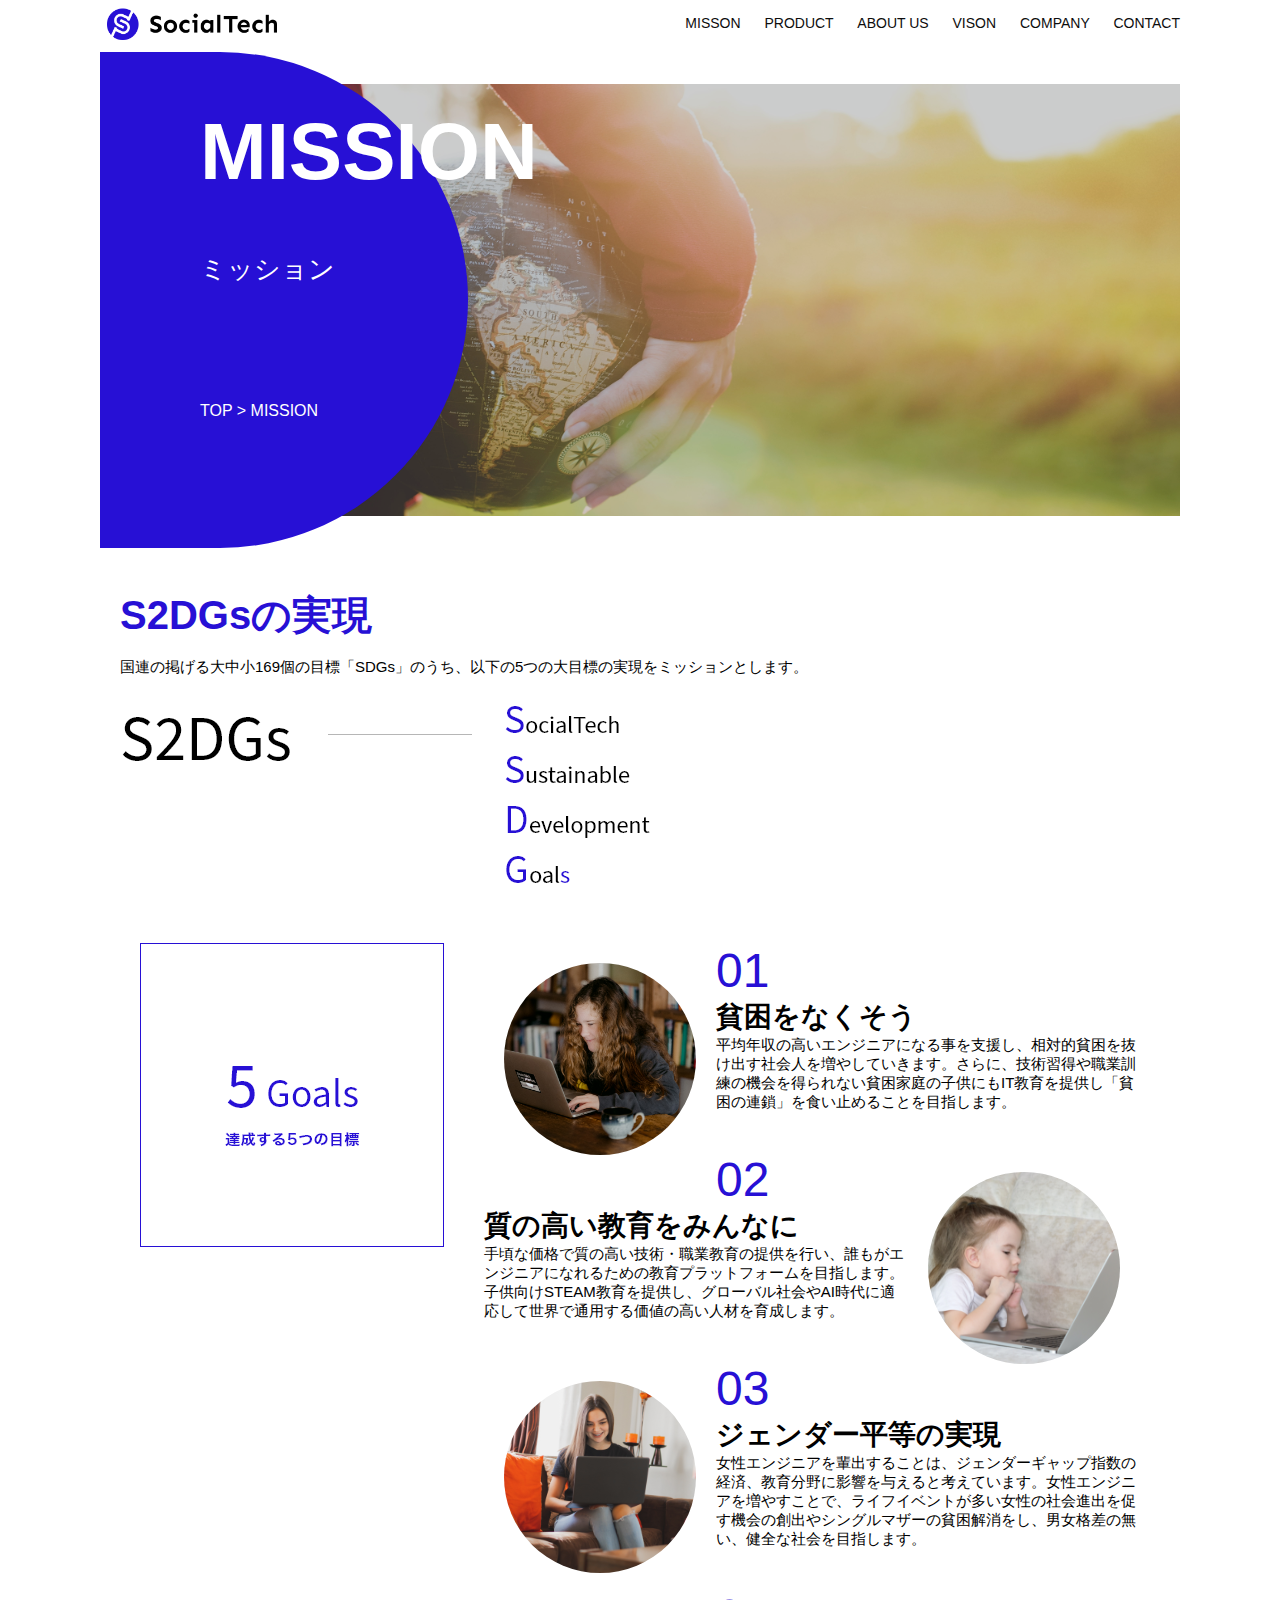
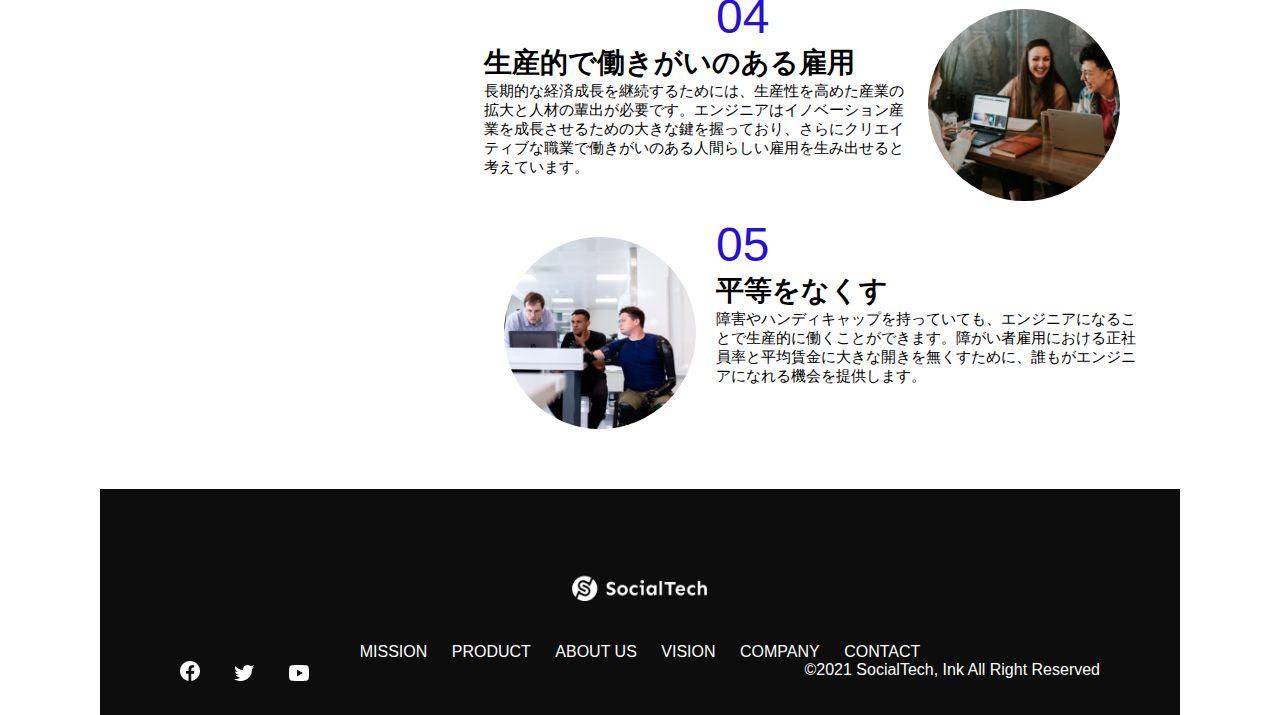
<file: kadai_tutorial_output/mission.html>
<!DOCTYPE html>
<html lang="jp">
  <head>
    <meta charset="UTF-8" />
    <meta
      name="dscription"
      content="SocialTechが目指す5つの目標(S2DGs)を紹介します"
    />
    <meta name="viewport" content="width=device-width, initial-scale=1.0" />
    <link rel="stylesheet" href="style.css" />
    <title>SocialTech - MISSION ミッション-</title>
  </head>

  <body>
    <!-- ヘッダー -->
    <header>
      <!-- ロゴ -->
      <a href="index.html" id="logo"
        ><img src="./images/logo.png" alt="トップページに戻る"
      /></a>
      <!-- PC用ナビゲーション -->
      <nav id="nav-pc">
        <a href="mission.html">MISSON</a>
        <a href="product.html">PRODUCT</a>
        <a href="index.html#aboutus">ABOUT US</a>
        <a href="index.html#vision">VISON</a>
        <a href="index.html#company">COMPANY</a>
        <a href="index.html#contact">CONTACT</a>
      </nav>
      <!-- スマホ用メニューボタン -->
      <img
        id="menu-sp"
        src="./images/button-menu.png"
        alt="ナビゲーションを開く"
        onclick="document.getElementById('nav-sp').style.display = 'block';"
      />
      <!-- スマホ用ナビゲーション -->
      <nav id="nav-sp">
        <img
          id="close"
          src="./images/button-close.png"
          alt="ナビゲーションを閉じる"
          onclick="document.getElementById('nav-sp').style.display = 'none';"
        />
        <a
          id="logo-sp"
          href="index.html"
          onclick="document.getElementById('nav-sp').style.display = 'none';"
          ><img src="./images/logo-sp.png" alt="トップページに戻る"
        /></a>
        <a
          class="menu"
          href="mission.html"
          onclick="document.getElementById('nav-sp').style.display = 'none';"
          >MISSION</a
        >
        <a
          class="menu"
          href="product.html"
          onclick="document.getElementById('nav-sp').style.display = 'none';"
          >PRODUCT</a
        >
        <a
          class="menu"
          href="index#aboutus.html"
          onclick="document.getElementById('nav-sp').style.display = 'none';"
          >ABOUT US</a
        >
        <a
          class="menu"
          href="index#vision.html"
          onclick="document.getElementById('nav-sp').style.display = 'none';"
          >VISION</a
        >
        <a
          class="menu"
          href="index#company.html"
          onclick="document.getElementById('nav-sp').style.display = 'none';"
          >COMPANY</a
        >
        <a
          class="menu"
          href="index#contact.html"
          onclick="document.getElementById('nav-sp').style.display = 'none';"
          >CONTACT</a
        >
        <div id="sns">
          <a href="https://www.facebook.com/sejuku2013"
            ><img src="./images/button-facebook.png" alt="Facebookのリンク"
          /></a>
          <a href="https://twitter.com/samuraijuku"
            ><img src="./images/button-twitter.png" alt="Twitterのリンク"
          /></a>
          <a href="https://www.youtube.com/channel/UCCFOQO5aDK0xXam4cUQXT8g"
            ><img src="./images/button-youtube.png" alt="Youtubeのリンク"
          /></a>
        </div>
      </nav>
    </header>
    <main>
      <article>
        <section id="mission-main">
          <div id="mission-title">
            <h1>MISSION</h1>
            <span>ミッション</span>
            <div>TOP > MISSION</div>
          </div>
        </section>

        <section id="mission-s2dgs">
          <h2 class="mission-h2">S2DGsの実現</h2>
          <p>
            国連の掲げる大中小169個の目標「SDGs」のうち、以下の5つの大目標の実現をミッションとします。
          </p>
          <img src="./images/mission/mission-s2dgs.png" alt="S2DGs" />
        </section>

        <section id="mission-5goals">
          <div>
            <img
              id="s2dgs-image"
              src="./images/mission/mission-5goals.png"
              alt="5goals"
            />
          </div>
          <div>
            <div>
              <img
                class="fivegoals-image-left"
                src="./images/mission/mission-5goals01.png"
                alt="PCを操作する女の子"
              />
              <span class="fivegoals-number">01</span>
              <h3 class="fivegoals-h3">貧困をなくそう</h3>
              <p class="fivegoals-p">
                平均年収の高いエンジニアになる事を支援し、相対的貧困を抜け出す社会人を増やしていきます。さらに、技術習得や職業訓練の機会を得られない貧困家庭の子供にもIT教育を提供し「貧困の連鎖」を食い止めることを目指します。
              </p>
            </div>

            <div>
              <img
                class="fivegoals-image-right"
                src="./images/mission/mission-5goals02.png"
                alt="PCを見つめる小さい女の子"
              />
              <span class="fivegoals-number">02</span>
              <h3 class="fivegoals-h3">質の高い教育をみんなに</h3>
              <p class="fivegoals-p">
                手頃な価格で質の高い技術・職業教育の提供を行い、誰もがエンジニアになれるための教育プラットフォームを目指します。子供向けSTEAM教育を提供し、グローバル社会やAI時代に適応して世界で通用する価値の高い人材を育成します。
              </p>
            </div>

            <div>
              <img
                class="fivegoals-image-left"
                src="./images/mission/mission-5goals03.png"
                alt="PCを操作する女性"
              />
              <span class="fivegoals-number">03</span>
              <h3 class="fivegoals-h3">ジェンダー平等の実現</h3>
              <p class="fivegoals-p">
                女性エンジニアを輩出することは、ジェンダーギャップ指数の経済、教育分野に影響を与えると考えています。女性エンジニアを増やすことで、ライフイベントが多い女性の社会進出を促す機会の創出やシングルマザーの貧困解消をし、男女格差の無い、健全な社会を目指します。
              </p>
            </div>

            <div>
              <img
                class="fivegoals-image-right"
                src="./images/mission/mission-5goals04.png"
                alt="笑顔で話し合う3人の男女"
              />
              <span class="fivegoals-number">04</span>
              <h3 class="fivegoals-h3">生産的で働きがいのある雇用</h3>
              <p class="fivegoals-p">
                長期的な経済成長を継続するためには、生産性を高めた産業の拡大と人材の輩出が必要です。エンジニアはイノベーション産業を成長させるための大きな鍵を握っており、さらにクリエイティブな職業で働きがいのある人間らしい雇用を生み出せると考えています。
              </p>
            </div>

            <div>
              <img
                class="fivegoals-image-left"
                src="./images/mission/mission-5goals05.png"
                alt="障害を持つ男性が生き生きと働く様子"
              />
              <span class="fivegoals-number">05</span>
              <h3 class="fivegoals-h3">平等をなくす</h3>
              <p class="fivegoals-p">
                障害やハンディキャップを持っていても、エンジニアになることで生産的に働くことができます。障がい者雇用における正社員率と平均賃金に大きな開きを無くすために、誰もがエンジニアになれる機会を提供します。
              </p>
            </div>
          </div>
        </section>
      </article>
      <footer>
        <div id="footer-logo">
          <img src="./images/logo-sp.png" alt="SocialTech" />
        </div>

        <div id="footer-link">
          <a href="mission.html">MISSION</a>
          <a href="product.html">PRODUCT</a>
          <a href="index.html#aboutus">ABOUT US</a>
          <a href="index.html#vision">VISION</a>
          <a href="index.html#company">COMPANY</a>
          <a href="index.html#contact">CONTACT</a>
        </div>

        <div id="sns-footer">
          <a href="https://www.facebook.com/sejuku2013"
            ><img src="./images/button-facebook.png" alt="Facebookのリンク"
          /></a>
          <a href="https://twitter.com/samuraijuku"
            ><img src="./images/button-twitter.png" alt="Twitterのリンク"
          /></a>
          <a href="https://www.youtube.com/channel/UCCFOQO5aDK0xXam4cUQXT8g"
            ><img src="./images/button-youtube.png" alt="Youtubeのリンク"
          /></a>
          <span id="copyright"
            >&copy;2021 SocialTech, Ink All Right Reserved</span
          >
        </div>
      </footer>
    </main>
  </body>
</html>
</file>
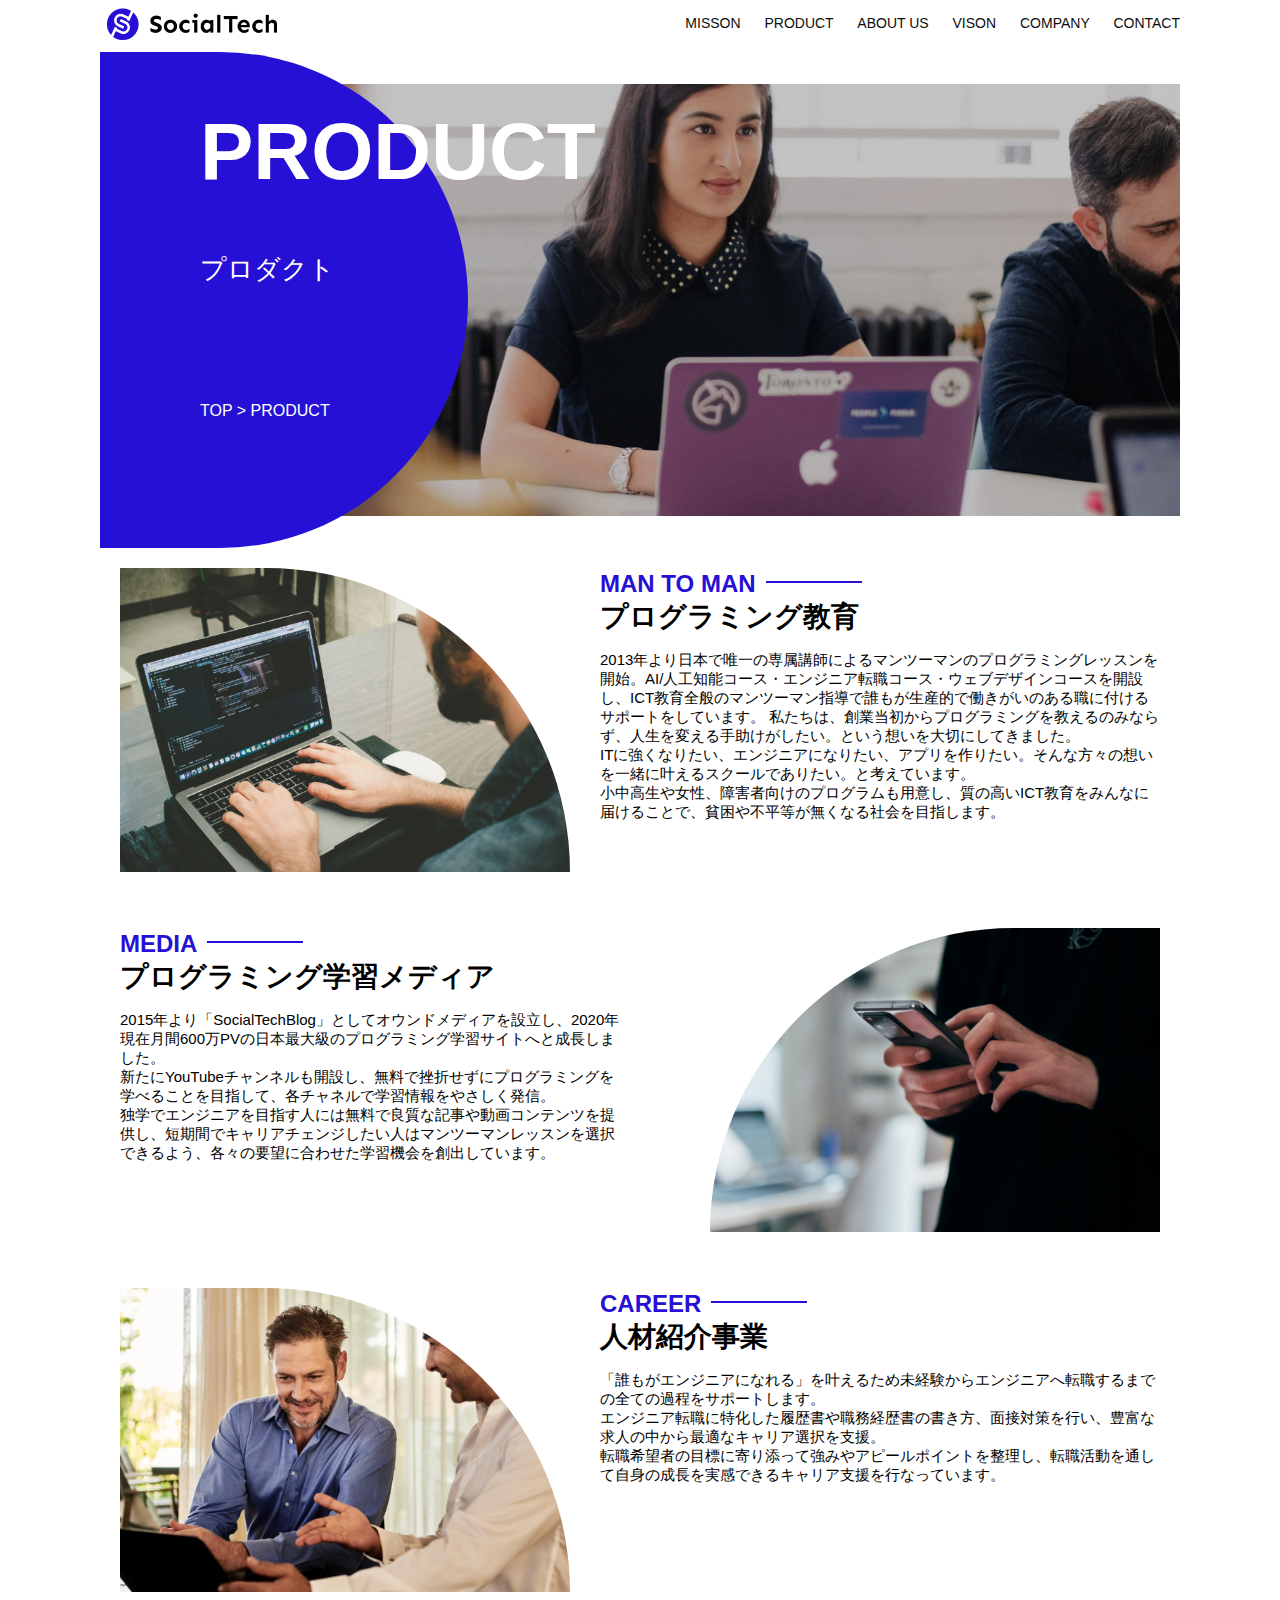
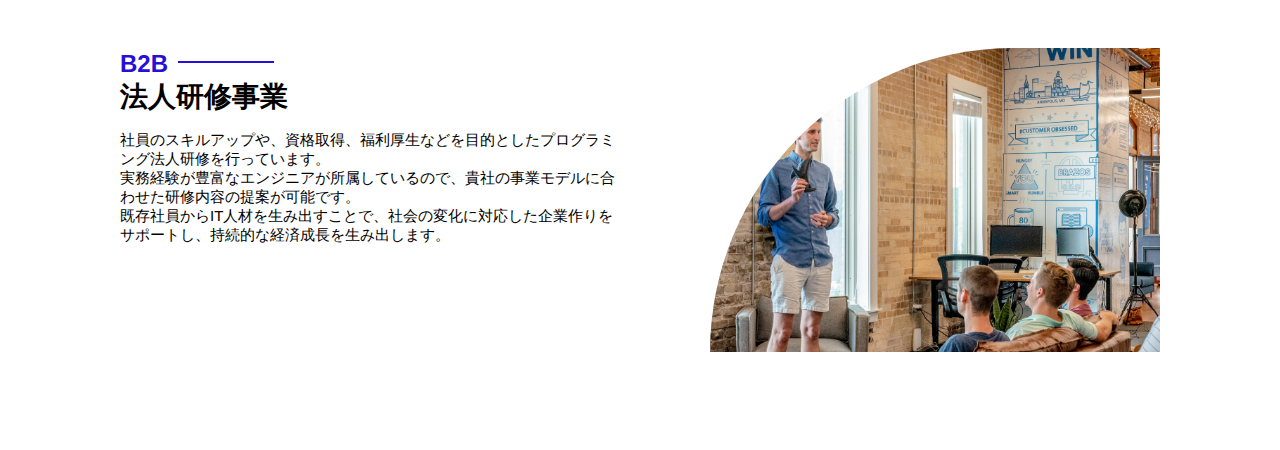
<file: kadai_tutorial_output/product.html>
<!DOCTYPE html>
<html lang="jp">
  <head>
    <meta charset="UTF-8" />
    <meta name="dscription" content="SocialTechの4つのプロダクトを紹介します" />
    <meta name="viewport" content="width=device-width, initial-scale=1.0" />
    <link rel="stylesheet" href="style.css" />
    <title>SocialTech - PRODUCT プロダクト-</title>
  </head>

  <body>
    <!-- ヘッダー -->
    <header>
      <!-- ロゴ -->
      <a href="index.html" id="logo"
        ><img src="./images/logo.png" alt="トップページに戻る"
      /></a>
      <!-- PC用ナビゲーション -->
      <nav id="nav-pc">
        <a href="mission.html">MISSON</a>
        <a href="product.html">PRODUCT</a>
        <a href="index.html#aboutus">ABOUT US</a>
        <a href="index.html#vision">VISON</a>
        <a href="index.html#company">COMPANY</a>
        <a href="index.html#contact">CONTACT</a>
      </nav>
      <!-- スマホ用メニューボタン -->
      <img
        id="menu-sp"
        src="./images/button-menu.png"
        alt="ナビゲーションを開く"
        onclick="document.getElementById('nav-sp').style.display = 'block';"
      />
      <!-- スマホ用ナビゲーション -->
      <nav id="nav-sp">
        <img
          id="close"
          src="./images/button-close.png"
          alt="ナビゲーションを閉じる"
          onclick="document.getElementById('nav-sp').style.display = 'none';"
        />
        <a
          id="logo-sp"
          href="index.html"
          onclick="document.getElementById('nav-sp').style.display = 'none';"
          ><img src="./images/logo-sp.png" alt="トップページに戻る"
        /></a>
        <a
          class="menu"
          href="mission.html"
          onclick="document.getElementById('nav-sp').style.display = 'none';"
          >MISSION</a
        >
        <a
          class="menu"
          href="product.html"
          onclick="document.getElementById('nav-sp').style.display = 'none';"
          >PRODUCT</a
        >
        <a
          class="menu"
          href="index#aboutus.html"
          onclick="document.getElementById('nav-sp').style.display = 'none';"
          >ABOUT US</a
        >
        <a
          class="menu"
          href="index#vision.html"
          onclick="document.getElementById('nav-sp').style.display = 'none';"
          >VISION</a
        >
        <a
          class="menu"
          href="index#company.html"
          onclick="document.getElementById('nav-sp').style.display = 'none';"
          >COMPANY</a
        >
        <a
          class="menu"
          href="index#contact.html"
          onclick="document.getElementById('nav-sp').style.display = 'none';"
          >CONTACT</a
        >
        <div id="sns">
          <a href="https://www.facebook.com/sejuku2013"
            ><img src="./images/button-facebook.png" alt="Facebookのリンク"
          /></a>
          <a href="https://twitter.com/samuraijuku"
            ><img src="./images/button-twitter.png" alt="Twitterのリンク"
          /></a>
          <a href="https://www.youtube.com/channel/UCCFOQO5aDK0xXam4cUQXT8g"
            ><img src="./images/button-youtube.png" alt="Youtubeのリンク"
          /></a>
        </div>
      </nav>
    </header>
    <main>
      <article>
        <section id="product-main">
          <div id="product-title">
            <h1>PRODUCT</h1>
            <span>プロダクト</span>
            <div>TOP > PRODUCT</div>
          </div>
        </section>

        <section class="product-section1">
          <img
            src="./images/product/product-mantoman.png"
            alt="PCでコードを書く男性"
          />
          <div>
            <h2 class="product-h2">MAN TO MAN</h2>
            <h3 class="product-h3">プログラミング教育</h3>
            <p>
              2013年より日本で唯一の専属講師によるマンツーマンのプログラミングレッスンを開始。AI/人工知能コース・エンジニア転職コース・ウェブデザインコースを開設し、ICT教育全般のマンツーマン指導で誰もが生産的で働きがいのある職に付けるサポートをしています。
              私たちは、創業当初からプログラミングを教えるのみならず、人生を変える手助けがしたい。という想いを大切にしてきました。<br />ITに強くなりたい、エンジニアになりたい、アプリを作りたい。そんな方々の想いを一緒に叶えるスクールでありたい。と考えています。<br />小中高生や女性、障害者向けのプログラムも用意し、質の高いICT教育をみんなに届けることで、貧困や不平等が無くなる社会を目指します。
            </p>
          </div>
        </section>

        <section class="product-section2">
          <div>
            <h2 class="product-h2">MEDIA</h2>
            <h3 class="product-h3">プログラミング学習メディア</h3>
            <p>
              2015年より「SocialTechBlog」としてオウンドメディアを設立し、2020年現在月間600万PVの日本最大級のプログラミング学習サイトへと成長しました。<br />新たにYouTubeチャンネルも開設し、無料で挫折せずにプログラミングを学べることを目指して、各チャネルで学習情報をやさしく発信。<br />独学でエンジニアを目指す人には無料で良質な記事や動画コンテンツを提供し、短期間でキャリアチェンジしたい人はマンツーマンレッスンを選択できるよう、各々の要望に合わせた学習機会を創出しています。
            </p>
          </div>
          <img
            src="./images/product/product-media.png"
            alt="スマートフォンを操作する人"
          />
        </section>

        <section class="product-section1">
          <img
            src="./images/product/product-career.png"
            alt="笑顔で話し合う2人の男性"
          />
          <div>
            <h2 class="product-h2">CAREER</h2>
            <h3 class="product-h3">人材紹介事業</h3>
            <p>
              「誰もがエンジニアになれる」を叶えるため未経験からエンジニアへ転職するまでの全ての過程をサポートします。<br />エンジニア転職に特化した履歴書や職務経歴書の書き方、面接対策を行い、豊富な求人の中から最適なキャリア選択を支援。<br />転職希望者の目標に寄り添って強みやアピールポイントを整理し、転職活動を通して自身の成長を実感できるキャリア支援を行なっています。<br />
            </p>
          </div>
        </section>

        <section class="product-section2">
          <div>
            <h2 class="product-h2">B2B</h2>
            <h3 class="product-h3">法人研修事業</h3>
            <p>
              社員のスキルアップや、資格取得、福利厚生などを目的としたプログラミング法人研修を行っています。<br />実務経験が豊富なエンジニアが所属しているので、貴社の事業モデルに合わせた研修内容の提案が可能です。<br />既存社員からIT人材を生み出すことで、社会の変化に対応した企業作りをサポートし、持続的な経済成長を生み出します。
            </p>
          </div>
          <img
            src="./images/product/product-b2b.png"
            alt="公演中の男性とそれを聴く人々"
          />
        </section>

        <div id="footer-link">
          <a href="mission.html">MISSION</a>
          <a href="product.html">PRODUCT</a>
          <a href="index.html#aboutus">ABOUT US</a>
          <a href="index.html#vision">VISION</a>
          <a href="index.html#company">COMPANY</a>
          <a href="index.html#contact">CONTACT</a>
        </div>

        <div id="sns-footer">
          <a href="https://www.facebook.com/sejuku2013"
            ><img src="./images/button-facebook.png" alt="Facebookのリンク"
          /></a>
          <a href="https://twitter.com/samuraijuku"
            ><img src="./images/button-twitter.png" alt="Twitterのリンク"
          /></a>
          <a href="https://www.youtube.com/channel/UCCFOQO5aDK0xXam4cUQXT8g"
            ><img src="./images/button-youtube.png" alt="Youtubeのリンク"
          /></a>
          <span id="copyright"
            >&copy;2021 SocialTech, Ink All Right Reserved</span
          >
        </div>
      </footer>
    </main>
  </body>
</html>
</file>
<file: kadai_012/style.css>
/* PC、スマホ共通スタイル */
body {
  font-family: "Source Sans Pro", "Hiragino Kaku Gothic ProN", Meiryo, Arial,
    sans-serif;
}

p {
  font-size: 15px;
}

/*================
PC用のスタイル 
=================*/
/* 横幅設定 */
body {
  max-width: 1080px;
  min-width: 960px;
  margin: 0 auto 0 auto;
}

/* ヘッダー */
header {
  display: flex;
  justify-content: space-between;
}

/* ナビゲーションのレイアウト */
#nav-pc {
  text-align: right;
  font-size: 14px;
  padding-top: 15px;
}

/* ナビゲーションのリンクの装飾設定 */
#nav-pc>a {
  text-decoration: none;
  margin-left: 20px;
}

#nav-pc>a:link {
  color: #0d0d0d;
}

#nav-pc>a:visited {
  color: #0d0d0d;
}

#nav-pc>a:hover {
  color: #0d0d0d;
  text-decoration: underline;
}

#nav-pc>a:active {
  color: #0d0d0d;
}

/* メインビジュアル*/
#main-visual {
  position: relative;
  height: 400px;
}

#main-message {
  position: absolute;
  top: 0;
  left: 0;
  background-color: #2710d5;
  color: #ffffff;
  border-radius: 0 0 476px 0;
  max-width: 620px;
  height: 100%;
  width: 100%;
  z-index: 11;
}

#main-message>h1 {
  font-size: 60px;
  font-weight: bold;
  margin: 100px 0 0 50px;
}

#main-message>p {
  font-size: 28px;
  margin: 0 0 0 50px;
}

#main-visual>img {
  max-width: 620px;
  border-radius: 476px 0 0 0;
  position: absolute;
  top: 0;
  right: 0;
  z-index: 10;
}

/* 見出し */
h2 {
  margin: 40px 0 0 0;
}

h2::after {
  content: url("images/line.png");
  margin-left: 10px;
}

h3 {
  font-size: 27px;
}

/* ミッション */
#mission {
  margin: 80px auto 80px auto;
  width: 100%;
}

#mission-flex {
  width: 100%;
  display: flex;
}

#mission-flex>div {
  width: 50%;
  margin: 20px;
}

#mission-photo {
  width: 100%;
}

#s2dgs {
  margin-top: 50px;
}

/* プロダクト */
#product {
  background-color: #fafafa;
  width: 100%;
  margin: 80px 0 80px 0;
  padding: 10px 40px 0px 40px;
}

/* 外枠 */
#product>div {
  margin-top: 40px;
  display: flex;
}

/* 左のカラム */
#product-left {
  width: 50%;
  margin-right: 20px;
}

/* 右のカラム */
#product-right {
  width: 50%;
  margin-left: 20px;
  margin-top: 80px;
}

/* 画像＋説明の枠 */
#product-left>div {
  position: relative;
  height: 480px;
  margin-right: 20px;
}

#product-right>div {
  position: relative;
  height: 480px;
  margin-left: 20px;
}

/* 画像 */
.product-photo {
  width: 100%;
}

/* 説明文の枠 */
.product-explain {
  background-color: #ffffff;
  position: absolute;
  left: 0;
  top: 280px;
  margin: 0 40px 0 40px;
  padding: 20px;
  box-shadow: 5px 5px 10px rgba(0, 0, 0, 0.05);
}

/* 説明文の英語 */
.product-explain>span {
  color: #2710d5;
  font-weight: bold;
  font-size: 16px;
  margin: 0;
}

/* 説明文の見出し */
.product-explain>h3 {
  margin: 5px 0 5px 0;
}

/* 説明文 */
.product-explain>p {
  margin: 0;
}

/* 「もっとみる」ボタン */
#product-more {
  margin: 0 auto -42px auto;
}

/* ABOUT US */
#aboutus {
  margin: 80px auto 80px auto;
}

/* 3つの組織文化と画像を入れる枠 */
#aboutus>div {
  display: flex;
}

/* 画像 */
.culture-img {
  width: 100%;
  align-self: flex-start;
}

.culture-img2 {
  margin-top: 50px;
  width: 100%;
}

/* 3つの組織文化の表 */
.culture-table {
  max-width: 500px;
  margin-right: 50px;
}

/* 番号 */
.culture-num {
  font-size: 80px;
  color: #2710d5;
  margin: 0 20px 0 0;
}

/* 組織文化英語 */
.culture-en {
  color: #2710d5;
  font-weight: bold;
  font-size: 24px;
  display: block;
}

/* 組織文化日本語 */
.culture-jp {
  font-size: 28px;
  font-weight: bold;
}

/* 説明文 */
.culture-description {
  margin: 0;
}

/* ビジョン */
#vision {
  margin: 80px auto 80px auto;
}

/* セクション内の外枠 */
#vision>div {
  width: 100%;
  display: flex;
  justify-content: space-between;
  flex-wrap: wrap;
}

/* 7つの行動指針の枠 */
.vision-box {
  width: 300px;
  height: 300px;
  margin-bottom: 30px;
  position: relative;
}

.vision-box>img {
  width: 100%;
  height: auto;
  position: absolute;
  top: 0;
  left: 0;
  z-index: 30;
}

.vision-box>span {
  position: absolute;
  top: 0;
  left: 0;
  z-index: 31;
  margin-right: 20px;
}

.vision-box>span>h4 {
  color: #2710d5;
  font-size: 19px;
  margin: 80px 0 0 0;
  Ï
}

.vision-box>span>h4::first-letter {
  font-size: 40px;
}

.vision-box>span>h5 {
  font-size: 20px;
  margin: 0 0 0 0;
}

.vision-box>span>p {
  margin: 10px 0 0 0;
}

/* 企業導入 */
 #cases {
  margin: 40px 0;
  width: 100%;
}

ul {
  list-style: none;
  display: flex;
  justify-content: center;
}
 
li {
  width: 33%;
  margin: 20px;
}

.case-card {
 background-color: #ffffff;
 min-height: 400px;
 box-shadow: 5px 5px 15px rgba(0, 0, 0, 0.2);
}

.case-img {
   width: 100%;
}
  
.case-info {
 padding: 10px 20px 10px 20px;
}

.case-name {
  color: #2710d5;
  font-size: 19px;
}

.case-content {
  font-size: 14px;
} 


/* 会社概要 */
#company {
  margin: 80px auto 80px auto;
}

#company-table {
  width: 100%;
}

.tableheader {
  text-align: left;
  padding: 20px;
  border-bottom-color: #2710d5;
  border-bottom-width: 1px;
  border-bottom-style: solid;
  width: 100px;
}

.tableheader-first {
  text-align: left;
  padding: 20px;
  border-bottom-color: #2710d5;
  border-bottom-width: 1px;
  border-bottom-style: solid;
  border-top-color: #2710d5;
  border-top-width: 1px;
  border-top-style: solid;
  width: 100px;
}

.cell {
  padding: 30px;
  border-bottom-color: #ececec;
  border-bottom-width: 1px;
  border-bottom-style: solid;
}

.cell-first {
  padding: 30px;
  border-bottom-color: #ececec;
  border-bottom-width: 1px;
  border-bottom-style: solid;
  border-top-color: #ececec;
  border-top-width: 1px;
  border-top-style: solid;
}

#company>iframe {
  width: 100%;
  height: 368px;
  margin-top: 40px;
}

/* お問い合わせ */
#contact {
  margin: 80px auto 80px auto;
}

/* 外枠 */
#contact>form>div {
  display: flex;
  flex-direction: row;
  flex-wrap: wrap;
  padding-bottom: 30px;
}

/* 左列の見出し */
.contact-heading {
  width: 240px;
  align-self: center;
}

/* 見出しのラベル */
.contact-label {
  font-weight: bold;
}

/* 必須 */
.contact-span {
  color: #ce2222;
  margin: 0 0 0 20px;
  font-weight: bold;
}

/* テキストボックス */
.contact-textbox {
  border-top: 0;
  border-left: 0;
  border-right: 0;
  border-bottom-width: 1px;
  border-bottom-color: #707070;
  border-bottom-style: solid;
  background-color: #fafafa;
  width: 400px;
  height: 56px;
}

/* お問い合わせ内容のテキストエリア */
.contact-textarea {
  border-top: 0;
  border-left: 0;
  border-right: 0;
  border-bottom-width: 1px;
  border-bottom-color: #707070;
  border-bottom-style: solid;
  background-color: #fafafa;
  width: 400px;
  height: 200px;
}

/* 個人情報の取り扱い */
details {
  width: 700px;
}

details>div {
  background-color: #fafafa;
  padding: 20px;
}

details>div>span {
  font-weight: bold;
}

/* フッター */
footer {
  background-color: #0d0d0d;
  text-align: center;
  padding: 80px 80px 30px 80px;
}

#footer-logo {
  margin-bottom: 30px;
}

#footer-link {
  margin-bottom: 50px;
}
#footer-link > a {
  text-decoration: none;
  margin: 10px;
}
#footer-link > a:link {
  color: #ffffff;
}
#footer-link > a:visited {
  color: #ffffff;
}
#footer-link > a:hover {
  color: #ffffff;
  text-decoration: underline;
}
#footer-link > a:active {
  color: #ffffff;
}

#sns-footer {
  text-align: left;
  width: 100%;
}

#sns-footer > a {
  margin-right: 30px;
}

#copyright {
  color: #ffffff;
  float: right;
}
</file>
<file: kadai_013/style.css>
/* PC、スマホ共通スタイル */
body {
  font-family: "Source Sans Pro", "Hiragino Kaku Gothic ProN", Meiryo, Arial,
    sans-serif;
}

p {
  font-size: 15px;
}

#main-visual > img {
  width: 100%;
}

/*================
PC用のスタイル 
=================*/
@media screen and (min-width: 768px) {
  /* 横幅設定 */
  body {
    max-width: 1080px;
    min-width: 960px;
    margin: 0 auto 0 auto;
  }

  /* ヘッダー */
  header {
    display: flex;
    justify-content: space-between;
  }

  /* ナビゲーションのレイアウト */
  #nav-pc {
    text-align: right;
    font-size: 14px;
    padding-top: 15px;
  }

  /* ナビゲーションのリンクの装飾設定 */
  #nav-pc > a {
    text-decoration: none;
    margin-left: 20px;
  }

  #nav-pc > a:link {
    color: #0d0d0d;
  }

  #nav-pc > a:visited {
    color: #0d0d0d;
  }

  #nav-pc > a:hover {
    color: #0d0d0d;
    text-decoration: underline;
  }

  #nav-pc > a:active {
    color: #0d0d0d;
  }

  #menu-sp {
    display: none;
  }
  #nav-sp {
    display: none;
  }
}

/* スマホ用スタイル */
@media screen and (max-width: 767px) {
  body {
    min-width: 375px;
    margin: 0;
  }
  /* PCのナビゲーションを非表示 */
  #nav-pc {
    display: none;
  }
  /* ハンバーガーメニュー */
  #menu-sp {
    float: right;
    padding: 0;
  }
  /* スマホナビゲーション */
  #nav-sp {
    background-color: #ce933e;
    position: absolute;
    left: 0;
    top: 0;
    height: 100%;
    width: 100%;
    display: none;
    z-index: 100;
  }
  /* xボタン */
  #close {
    position: absolute;
    top: 20px;
    right: 20px;
  }
  /* ナビゲーション用ロゴ */
  #logo-sp {
    margin: 80px 0 30px 20px;
  }
  #nav-sp > a {
    display: block;
  }
  #nav-sp > a:link {
    color: #ffffff;
  }
  #nav-sp > a:visited {
    color: #ffffff;
  }
  #nav-sp > a:hover {
    color: #ffffff;
    text-decoration: underline;
  }
  #nav-sp > a:active {
    color: #ffffff;
  }
  #nav-sp > .menu {
    text-decoration: none;
    display: block;
    margin: 0 20px;
    height: 44px;
    font-size: 16px;
    background-image: url(./images/arrow.png);
    background-repeat: no-repeat;
    background-position: right top;
  }
}
</file>
<file: kadai_tutorial_output/style.css>
/* PC、スマホ共通スタイル */
body {
  font-family: "Source San Pro", "Hiragana Kaku Gothic ProN", Meiryo, Arial,
    sans-serif;
}

p {
  font-size: 15px;
}

/* ==PC用スタイル== */

/* 画面幅が768px以上の時 */
@media screen and (min-width: 768px) {
  /* PC用のスタイルを指定する */

  /*  横幅設定*/
  body {
    max-width: 1080px;
    min-width: 960px;
    margin: 0 auto 0 auto;
  }

  /* ヘッダー */
  header {
    display: flex;
    justify-content: space-between;
  }

  /* ナビゲーションのレイアウト */
  #nav-pc {
    font-size: 14px;
    padding-top: 15px;
  }

  /* ナビゲーションのリンクの装飾設定 */
  #nav-pc > a {
    text-decoration: none;
    margin-left: 20px;
  }

  #nav-pc > a:link {
    color: #0d0d0d;
  }

  #nav-pc > a:visited {
    color: #0d0d0d;
  }

  #nav-pc > a:hover {
    color: #0d0d0d;
    text-decoration: underline;
  }

  #nav-pc > a:active {
    color: #0d0d0d;
  }

  /* スマホ用ナビゲーション非表示 */
  #nav-sp,
  #menu-sp {
    display: none;
  }
  /* メインビジュアル */
  #main-visual {
    position: relative;
    height: 400px;
  }

  #main-message {
    position: absolute;
    top: 0;
    left: 0;
    background-color: #2710d5;
    color: #ffffff;
    border-radius: 0 0 476px 0;
    max-width: 620px;
    width: 100%;
    height: 100%;
    z-index: 11;
  }

  #main-message > h1 {
    font-size: 60px;
    font-weight: bold;
    margin: 100px 0 0 50px;
  }

  #main-message > p {
    font-size: 28px;
    margin: 0 0 0 50px;
  }

  #main-visual > img {
    max-width: 620px;
    border-radius: 476px 0 0 0;
    position: absolute;
    top: 0;
    right: 0;
    z-index: 10;
  }

  h2 {
    margin: 40px 0 0 0;
  }

  h2::after {
    content: url("./images/line.png");
    margin-left: 10px;
  }

  h3 {
    font-size: 27px;
  }

  #mission {
    margin: 80px auto 80px auto;
    width: 100%;
  }

  #mission-flex {
    width: 100%;
    display: flex;
  }

  #mission-flex > div {
    width: 50%;
    margin: 20px;
  }

  #mission-photo {
    width: 100%;
  }

  #s2dgs {
    margin: 50px 0 0 0;
    width: 100%;
  }

  /* プロダクト */
  #product {
    background-color: #fafafa;
    margin: 80px 0 80px 0;
    padding: 10px 40px 0 40px;
  }

  /* 外枠 */
  #product > div {
    margin-top: 40px;
    display: flex;
  }

  /* 左のカラム */
  #product-left {
    width: 50%;
    margin-right: 20px;
  }

  /* 右のカラム */
  #product-right {
    width: 50%;
    margin-left: 20px;
    margin-top: 80px;
  }

  /* 画像＋説明の枠 */

  #product-left > div {
    position: relative;
    height: 480px;
    margin-right: 20px;
  }
  #product-right > div {
    position: relative;
    height: 480px;
    margin-left: 20px;
  }

  /* 画像 */
  .product-photo {
    width: 100%;
  }

  /* 説明文の枠 */
  .product-explain {
    background-color: #ffffff;
    position: absolute;
    left: 0;
    top: 280px;
    margin: 0 40px 0 40px;
    padding: 20px;
    box-shadow: 5px 5px 10px rgba(0, 0, 0, 0.05);
  }

  /* 説明文の英語 */
  .product-explain > span {
    color: #2710d5;
    font-weight: bold;
    font-size: 16px;
    margin: 0;
  }

  /* 説明文の見出し */
  .product-explain > h3 {
    font-size: 20px;
    margin: 5px 0 5px 0;
  }

  /* 説明文 */
  .product-explain > p {
    font-size: 14px;
    margin: 0;
  }

  /* もっとみるボタン */
  #product-more {
    margin: 0 auto -42px auto;
  }

  /* ABOUT US */
  #aboutus {
    margin: 80px auto 80px auto;
  }

  /* 3つの組織文化と画像を入れる枠 */
  #aboutus > div {
    display: flex;
  }

  /* 画像 */
  .culture-img {
    width: 100%;
    align-self: flex-start;
  }

  .culture-img2 {
    margin-top: 50px;
    width: 100%;
  }

  /* 3つの組織文化の表 */
  .culture-table {
    margin-right: 50px;
  }

  /* 番号 */
  .culture-num {
    font-size: 80px;
    color: #2710d5;
    margin-right: 20px;
  }

  /* 組織文化英語 */
  .culture-en {
    color: #2710d5;
    font-weight: bold;
    font-size: 24px;
    display: block;
  }

  /* 組織文化日本語 */
  .culture-jp {
    font-size: 28px;
    font-weight: bold;
  }

  /* 説明文 */
  .culture-desxription {
    margin: 0;
  }

  /* ビジョン */
  #vision {
    margin: 80px auto 80px auto;
  }

  /* セクション内の外枠 */
  #vision > div {
    width: 100%;
    display: flex;
    justify-content: space-between;
    flex-wrap: wrap;
  }

  /* 7つの行動指針の枠 */
  .vision-box {
    width: 300px;
    height: 300px;
    margin-bottom: 30px;
    position: relative;
  }

  /* 7つの行動指針の画像 */
  .vision-box > img {
    width: 100%;
    height: auto;
    position: absolute;
    top: 0;
    left: 0;
    z-index: 30;
  }

  /* 見出し文と説明文 */
  .vision-box > span {
    position: absolute;
    top: 0;
    left: 0;
    z-index: 31;
    margin-right: 20px;
  }

  /* 英語の見出し */
  .vision-box > span > h4 {
    color: #2710d5;
    font-size: 19px;
    margin-top: 80px;
    margin-bottom: 10px;
  }
  .vision-box > span > h4::first-letter {
    font-size: 40px;
  }

  /* 日本語の見出し */
  .vision-box > span > h5 {
    font-size: 20px;
    margin: 0 0 0 0;
  }

  /* 説明文 */
  .vision-box > span > p {
    margin-top: 10px;
  }

  /* カンパニー */
  #company {
    margin: 80px 0 80px 0;
  }

  /* 表全体 */
  #company-table {
    width: 100%;
  }

  /* ２行目以降の見出し */
  .tableheader {
    text-align: left;
    padding: 20px;
    border-bottom-color: #2710d5;
    border-bottom-width: 1px;
    border-bottom-style: solid;
    width: 100px;
  }

  /* １行目の見出し */
  .tableheader-first {
    text-align: left;
    padding: 20px;
    border-bottom-color: #2710d5;
    border-bottom-width: 1px;
    border-bottom-style: solid;
    border-top-color: #2710d5;
    border-top-width: 1px;
    border-top-style: solid;
    width: 100px;
  }

  /* セル */
  .cell {
    padding: 30px;
    border-bottom-color: #ececec;
    border-bottom-width: 1px;
    border-bottom-style: solid;
  }

  /* １行目のセル */
  .cell-first {
    padding: 30px;
    border-bottom-color: #ececec;
    border-bottom-width: 1px;
    border-bottom-style: solid;
    border-top-color: #ececec;
    border-top-width: 1px;
    border-top-style: solid;
  }

  #company > iframe {
    width: 100%;
    height: 368px;
    margin: 40px;
  }

  /* お問い合わせフォーム */
  #contact {
    margin: 80px auto 80px auto;
  }

  /* 外枠 */
  #contact > form > div {
    display: flex;
    flex-direction: row;
    flex-wrap: wrap;
    padding-bottom: 30px;
  }

  /* 各ラベルのdiv */
  .contact-heading {
    width: 240px;
    align-self: center;
  }

  /* 項目名 */
  .contact-label {
    font-weight: bold;
  }

  /* 必須の文字 */
  .contact-span {
    color: #ce2222;
    margin-left: 20px;
    font-weight: bold;
  }

  /* テキストボックス */
  .contact-textbox {
    border-top: 0;
    border-left: 0;
    border-right: 0;
    border-bottom-width: 1px;
    border-bottom-color: #707070;
    border-bottom-style: solid;
    background-color: #fafafa;
    width: 400px;
    height: 56px;
  }

  /* テキストエリア */
  .contact-textarea {
    border-top: 0;
    border-left: 0;
    border-right: 0;
    border-bottom-width: 1px;
    border-bottom-color: #707070;
    border-bottom-style: solid;
    background-color: #fafafa;
    width: 400px;
    height: 200px;
  }

  /* 個人情報の取り扱い */
  details {
    width: 700px;
  }

  /* 詳細のdiv */
  details > div {
    background-color: #fafafa;
    padding: 20px;
  }

  /* 詳細の各項目の見出し */
  details > div > span {
    font-weight: bold;
  }

  /* フッター */
  footer {
    background-color: #0d0d0d;
    text-align: center;
    padding: 80px 80px 30px 80px;
  }

  /* Social Techのロゴ */
  #footer-logo {
    margin-bottom: 30px;
  }

  /* フッターの各リンク */
  #footer-link > a {
    text-decoration: none;
    margin: 10px;
  }

  #footer-link > a:link {
    color: #ffffff;
  }
  #footer-link > a:visited {
    color: #ffffff;
  }
  #footer-link > a:hover {
    color: #ffffff;
    text-decoration: underline;
  }
  #footer-link > a:active {
    color: #ffffff;
  }

  #sns-footer {
    text-align: left;
    width: 100%;
  }

  #sns-footer > a {
    margin-right: 30px;
  }

  #copyright {
    color: #ffffff;
    float: right;
  }

  /* misiion.html用スタイル */
  /* ミッションのメインビジュアル */
  #mission-main {
    height: 496px;
    width: 100%;
    background-image: url(./images/mission/mission-main.png);
    background-repeat: no-repeat;
    background-position-y: center;
  }

  #mission-title {
    background-color: #2710d5;
    width: 368px;
    color: #ffffff;
    height: 496px;
    border-radius: 0 248px 248px 0;
    position: relative;
  }

  #mission-title > h1 {
    position: absolute;
    top: 0;
    left: 100px;
    font-size: 80px;
  }

  #mission-title > span {
    position: absolute;
    top: 200px;
    left: 100px;
    font-size: 26px;
  }

  #mission-title > div {
    position: absolute;
    top: 350px;
    left: 100px;
    font-size: 16px;
  }

  /* ミッションのS2DGs */
  #mission-s2dgs {
    width: 100%;
    margin: 20px;
  }

  #mission-s2dgs > .mission-h2 {
    color: #2710d5;
    font-size: 40px;
  }

  #mission-s2dgs > .mission-h2::after {
    content: none;
  }

  #mission-5goals {
    margin: 20px;
    display: flex;
  }

  #mission-5goals > div {
    flex-grow: 1;
    padding: 20px;
  }

  #mission-5goals > div > div {
    margin-bottom: 40px;
  }

  .fivegoals-image-right {
    float: right;
    margin: 20px;
  }

  .fivegoals-image-left {
    float: left;
    margin: 20px;
  }

  .fivegoals-number {
    color: #2710d5;
    font-size: 48px;
    margin: 0;
  }

  .fivegoals-h3 {
    font-size: 28px;
    margin: 0;
  }

  .fivegoals-p {
    margin: 0;
  }

  #product-main {
    height: 496px;
    width: 100%;
    background-image: url(./images/product/product-main.png);
    background-repeat: no-repeat;
    background-position-y: center;
  }

  #product-title {
    background-color: #2710d5;
    width: 368px;
    color: #ffffff;
    height: 496px;
    border-radius: 0 248px 248px 0;
    position: relative;
  }

  #product-title > h1 {
    position: absolute;
    top: 0;
    left: 100px;
    font-size: 80px;
  }

  #product-title > span {
    position: absolute;
    top: 200px;
    left: 100px;
    font-size: 26px;
  }

  #product-title > div {
    position: absolute;
    top: 350px;
    left: 100px;
    font-size: 16px;
  }

  /* product.html用スタイル */
  /* プロダクトのメインビジュアル */
  .product-section1 {
    position: relative;
    margin: 20px;
    height: 340px;
  }

  .product-section1 > img {
    position: absolute;
    top: 0;
    left: 0;
    width: 450px;
    margin: 0 40px 30px 0;
    border-radius: 0 432px 0 0;
  }

  .product-section1 > div {
    position: absolute;
    top: 0;
    left: 480px;
  }

  .product-section2 {
    position: relative;
    margin: 20px;
    height: 340px;
  }

  .product-section2 > img {
    position: absolute;
    top: 0;
    right: 0;
    width: 450px;
    margin: 0 0 30px 40px;
    border-radius: 432px 0 0 0;
  }

  .product-section2 > div {
    width: 500px;
    position: absolute;
    top: 0;
    left: 0;
  }

  .product-h2 {
    color: #2710d5;
    font-size: 24px;
    margin: 0;
  }

  .product-h3 {
    font-size: 28px;
    margin: 0;
  }
}

/* 画面が767px以下の時 */
@media screen and (max-width: 767px) {
  /* スマートフォン用のスタイルを指定する */

  body {
    min-width: 375px;
    margin: 0;
  }

  /* PC用ナビゲーションは消す */
  #nav-pc {
    display: none;
  }

  /* ハンバーガーメニューのアイコン */
  #menu-sp {
    float: right;
    padding: 0;
  }

  /* スマホ用ナビゲーション */
  /* 初期状態、レイアウトと非表示設定 */
  #nav-sp {
    background-color: #2710d5;
    position: absolute;
    top: 0;
    left: 0;
    width: 100%;
    height: 100%;
    display: none;
    z-index: 100;
  }

  /* 閉じるボタン */
  #close {
    position: absolute;
    top: 20px;
    right: 20px;
  }

  /* ロゴのリンク */
  #logo-sp {
    margin: 80px 0 30px 20px;
  }

  /* リンク */
  #nav-sp > a {
    display: block;
  }
  #nav-sp > a:link {
    color: #ffffff;
  }
  #nav-sp > a:visited {
    color: #ffffff;
  }
  #nav-sp > a:hover {
    color: #ffffff;
    text-decoration: underline;
  }
  #nav-sp > a:active {
    color: #ffffff;
  }

  /* リンクの背景 */
  #nav-sp > .menu {
    text-decoration: none;
    display: block;
    margin: 0 20px 0 20px;
    height: 44px;
    font-size: 16px;
    background-image: url(./images/arrow.png);
    background-repeat: no-repeat;
    background-position: right top;
  }

  /* snsのdiv */
  #sns {
    position: absolute;
    bottom: 20px;
    left: 20px;
  }

  /* snsボタンのリンク */
  #sns > a {
    margin-right: 30px;
  }

  /* スマホ用メインビジュアル */
  #main-visual {
    position: relative;
    height: 470px;
    width: 100%;
    overflow: hidden;
  }

  #main-visual > div {
    position: absolute;
    top: 0;
    left: 0;
    background-color: #2710d5;
    color: #ffffff;
    border-radius: 0 0 476px 0;
    text-align: center;
    height: 280px;
    width: 100%;
    z-index: 11;
  }

  #main-visual > div > h1 {
    font-size: 28px;
    margin: 90px 0 0 0;
  }

  #main-visual > div > p {
    margin: 0;
  }

  #main-visual > img {
    width: 100%;
    border-radius: 476px 0 0 0;
    z-index: 10;
    position: absolute;
    bottom: 0;
    right: 0;
  }

  /* スマホ用ミッション */
  h2::after {
    content: url(./images/line.png);
    margin: 0 0 0 10px;
  }

  h3 {
    font-size: 24px;
    margin: 10px 0 0 0;
  }

  #mission {
    margin: 20px;
  }

  #mission-photo,
  #s2dgs {
    width: 100%;
  }

  /* スマホ用プロダクト */
  #product {
    background-color: #fafafa;
    padding: 10px 0 0 0;
  }

  #product > h2 {
    margin: 0 0 0 20px;
  }

  #product-left,
  #product-right {
    margin: 0 20px 0 20px;
  }

  #product-left > div,
  #product-right > div {
    position: relative;
    height: 540px;
  }

  .product-explain {
    background-color: #ffffff;
    position: absolute;
    left: 0;
    bottom: 50px;
    padding: 20px;
    box-shadow: 5px 5px 10px rgba(0, 0, 0, 0.05);
  }

  .product-explain > span {
    color: #2710d5;
    font-weight: bold;
    font-size: 16px;
    margin: 0;
  }

  .product-explain > h3 {
    margin: 10px 0 10px 0;
  }

  .product-photo {
    width: 100%;
  }

  #product-more > img {
    margin: 0 0 -42px 20px;
  }

  /* アバウトアス */
  #aboutus {
    margin: 80px 20px;
  }

  #aboutus > div {
    display: flex;
    flex-direction: column;
  }

  .culture-table {
    width: 100%;
    padding: 0 20px 0 0;
    order: 2;
  }

  .culture-img {
    width: 100%;
    order: 1;
  }

  .culture-img2 {
    width: 100%;
  }

  .culture-num {
    font-size: 80px;
    color: #2710d5;
  }

  .culture-en {
    color: #2710d5;
    font-weight: bold;
    font-size: 24px;
    display: block;
  }

  .culture-jp {
    display: block;
  }

  .culture-description {
    margin: 0;
  }

  /* スマホ用ビジョン */
  #vision {
    margin: 80px 20px;
  }

  .vision-box {
    width: 300px;
    height: 300px;
    margin: 0 0 30px 0;
    position: relative;
  }

  .vision-box > img {
    width: 100%;
    height: auto;
    position: absolute;
    top: 0;
    left: 0;
    z-index: 30;
  }

  .vision-box > span {
    position: absolute;
    top: 0;
    left: 0;
    z-index: 31;
    margin: 0 20 0 0;
  }

  .vision-box > span > h4 {
    color: #2710d5;
    font-size: 19px;
    margin: 60px 0 0 0;
  }

  .vision-box > span > h5 {
    font-size: 20px;
    margin: 0;
  }

  .vision-box > span > p {
    margin: 10px 0 0 0;
  }

  /* スマホ用カンパニー */
  #company {
    margin: 0 20px;
  }

  #company > h3 {
    margin: 0 0 20px 0;
  }

  #company > table {
    width: 100%;
  }

  .tableheader-first {
    text-align: left;
    padding: 20px;
    border-bottom-color: #2710d5;
    border-bottom-width: 1px;
    border-bottom-style: solid;
    border-top-color: #2710d5;
    border-top-width: 1px;
    border-top-style: solid;
    width: 50%;
  }

  .tableheader {
    text-align: left;
    padding: 20px;
    border-bottom-color: #2710d5;
    border-bottom-width: 1px;
    border-bottom-style: solid;
    width: 50%;
  }

  .cell {
    padding: 20px;
    border-bottom-color: #ececec;
    border-bottom-width: 1px;
    border-bottom-style: solid;
  }

  .cell-first {
    padding: 20px;
    border-bottom-color: #ececec;
    border-bottom-width: 1px;
    border-bottom-style: solid;
    border-top-color: #ececec;
    border-top-width: 1px;
    border-top-style: solid;
  }

  #company > iframe {
    width: 100%;
    height: 240px;
    margin: 40px 0 0 0;
  }

  /* スマホ用お問い合わせフォーム */
  #contact {
    margin: 80px 20px;
  }

  #contact > h3 {
    margin: 0 0 20px 0;
  }

  #contact > form > div {
    margin: 0 0 20px 0;
  }

  .contact-heading {
    margin: 0 0 20px 0;
  }

  .contact-label {
    font-weight: bold;
  }

  .contact-textbox {
    height: 56px;
    border-top: 0;
    border-left: 0;
    border-right: 0;
    background-color: #fafafa;
    border-bottom-color: #707070;
    border-bottom-width: 1px;
    border-bottom-style: solid;
    min-width: 300px;
    width: 100%;
  }

  .contact-textarea {
    height: 150px;
    border-top: 0;
    border-left: 0;
    border-right: 0;
    background-color: #fafafa;
    width: 100%;
  }

  .radiobutton {
    margin: 0 0 20px 0;
  }

  .radiobutton + label::after {
    content: "\A";
    white-space: pre;
  }

  /* スマホ用フッター */
  footer {
    background-color: #0d0d0d;
    padding: 30px 20px 50px 20px;
  }

  #footer-logo {
    margin: 0 0 30px 0;
  }

  #footer-link > a {
    text-decoration: none;
    margin: 0 20px 30px 0;
    display: block;
    background-image: url(./images/arrow.png);
    background-repeat: no-repeat;
    background-position: right top;
  }

  #footer-link > a:link {
    color: #ffffff;
  }

  #footer-link > a:visited {
    color: #ffffff;
  }
  #footer-link > a:hover {
    color: #ffffff;
    text-decoration: underline;
  }
  #footer-link > a:active {
    color: #ffffff;
  }

  #sns-footer > a {
    margin-right: 30px;
  }

  #copyright {
    font-size: 12px;
    color: #ffffff;
    display: block;
    margin: 30px 0 0 0;
  }

  /* MISIIONページのスマホ用 */
  #mission-main {
    height: 256px;
    width: 100%;
    background-image: url(./images/mission/mission-main.png);
    background-repeat: no-repeat;
    background-position-y: center;
    background-size: auto 208px;
  }

  #mission-title {
    background-color: #2710d5;
    width: 136px;
    color: #ffffff;
    height: 256px;
    border-radius: 0 248px 248px 0;
    position: relative;
  }

  #mission-title > h1 {
    position: absolute;
    top: 0;
    left: 20px;
    font-size: 40px;
  }

  #mission-title > span {
    position: absolute;
    top: 110px;
    left: 20px;
    font-size: 18px;
  }

  #mission-title > div {
    position: absolute;
    top: 180px;
    left: 20px;
    font-size: 13px;
  }

  /* ミッションのS2DGs */
  #mission-s2dgs {
    margin: 20px;
  }

  #mission-s2dgs > .mission-h2 {
    color: #2710d5;
    font-size: 38px;
  }

  #mission-s2dgs > .mission-h2::after {
    content: none;
  }

  #mission-s2dgs > img {
    width: 100%;
  }

  #mission-5goals {
    margin: 20px;
  }

  #mission-5goals > div > div {
    margin-bottom: 40px;
  }

  #s2dgs-image {
    width: 100%;
  }

  .fivegoals-image-right {
    margin: 20px auto;
    display: block;
  }

  .fivegoals-image-left {
    margin: 20px auto;
    display: block;
  }

  .fivegoals-number {
    color: #2710d5;
    font-size: 48px;
    margin: 0;
  }

  .fivegoals-h3 {
    font-size: 28px;
    margin: 0;
  }

  .fivegoals-p {
    margin: 0;
  }

  /* スマホ用プロダクト */
  #product-main {
    height: 256px;
    width: 100%;
    background-image: url(./images/product/product-main.png);
    background-repeat: no-repeat;
    background-position-y: center;
    background-size: auto 208px;
  }

  #product-title {
    background-color: #2710d5;
    width: 136px;
    color: #ffffff;
    height: 256px;
    border-radius: 0 248px 248px 0;
    position: relative;
  }

  #product-title > h1 {
    position: absolute;
    top: 0;
    left: 20px;
    font-size: 40px;
  }

  #product-title > span {
    position: absolute;
    top: 110px;
    left: 20px;
    font-size: 18px;
  }

  #product-title > div {
    position: absolute;
    top: 180px;
    left: 20px;
    font-size: 13px;
  }

  .product-section1 {
    margin: 20px;
  }

  .product-section1 > img {
    width: 100%;
    border-radius: 0 300px 0 0;
  }

  .product-section2 {
    margin: 20px;
    display: flex;
    flex-direction: column;
  }

  .product-section2 > img {
    order: 1;
    width: 100%;
    border-radius: 300px 0 0 0;
  }

  .product-section2 > div {
    order: 2;
  }

  .product-h2 {
    color: #2710d5;
    font-size: 24px;
    margin: 0;
  }

  .product-h3 {
    font-size: 28px;
    margin: 0;
  }
}
</file>
